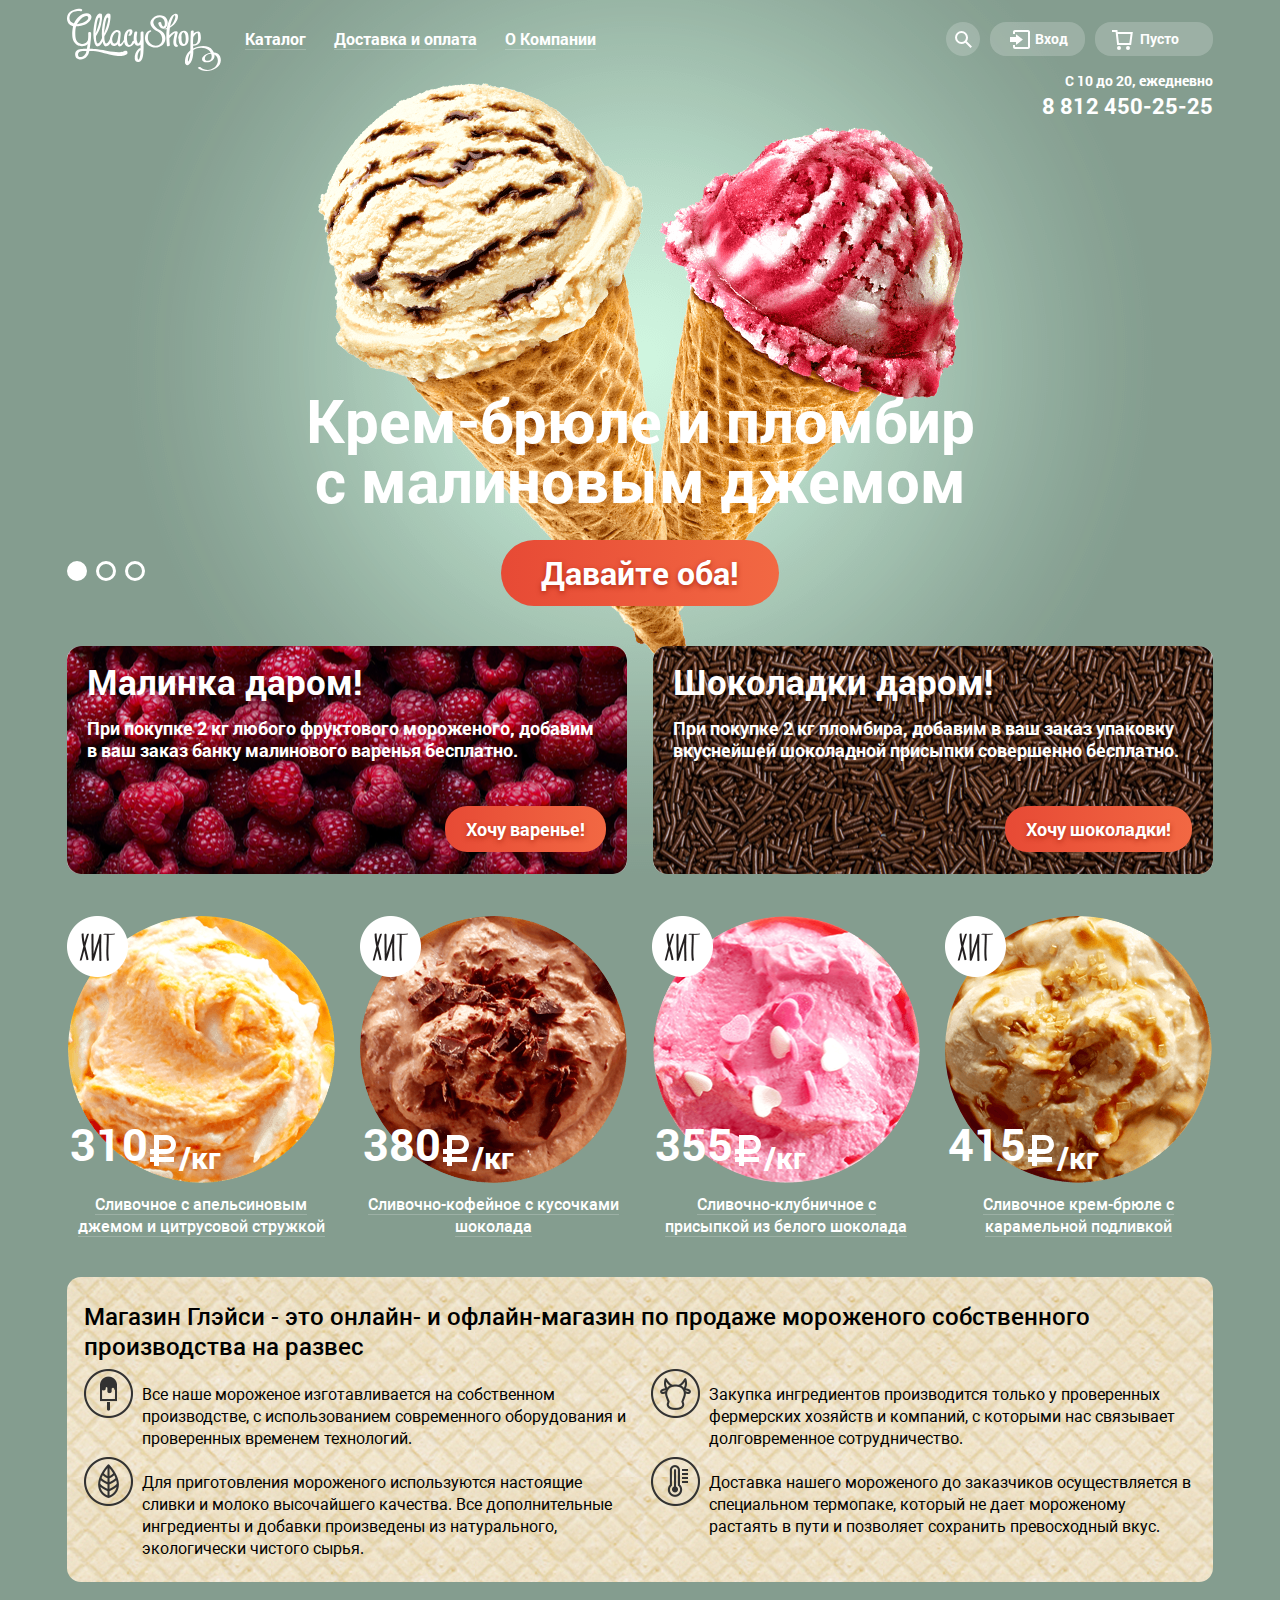
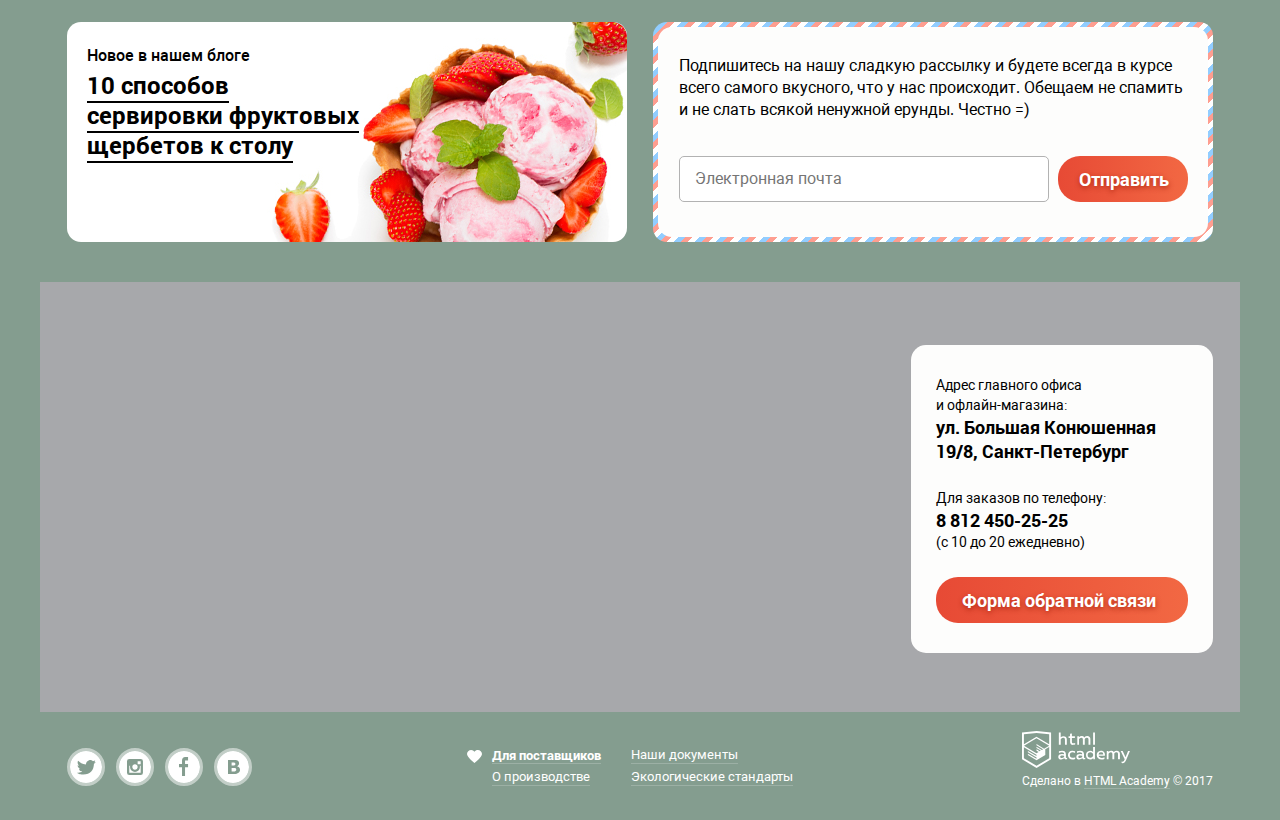
<file: index.html>
<!DOCTYPE html>
<html lang="ru">
<head>
    <meta charset="UTF-8">
    <title>Gllacy</title>
    <link href="./normalize.css" rel="stylesheet">
    <link href="./styles.css" rel="stylesheet">
</head>
<body class="background-1 background-2 background-3">
<header class="header container">
    <div class="header-content header-content-inner">
        <div class="logo">
            <svg xmlns="http://www.w3.org/2000/svg" width="154" height="64" viewBox="0 0 154 64">
                <g fill="#FFF">
                    <path d="M59.292 42.755c-.833-.25-2.153.373-2.153.373s-3.027 2.513-17.84-.378c-10.908-2.129-16.583-1.917-16.583-1.917s1.833-12.5 1.333-16c0 0 0-.917-1.083-.917s-1.75.417-1.75 1 .167 4.417-.25 7.083c0 0-1.417 4.251-6.167 3.917s-5.75-3.75-6.167-6.083-.666-8.833.584-11.5c0 0 7.167.25 11.667-3.583s4.25-7.167 2.083-8.583S15.883 5 12.049 8.5s-5.083 7-5.083 7-5.625-1.208-4.333-7.083C3.982 2.277 12.393 3 12.393 3c1.75.333 1.823.5 2.406-.083s1-2.083-1.75-2.167S2.049 2.021.466 7.5c-1.685 5.828 1.435 9.997 5.622 10.643 0 0-2.288 10.107.545 15.107s6.94 4.917 8.595 4.917 4.572-.916 5.405-2.25c0 0-.393 3.581-.724 4.88 0 0-6.935-.095-9.109 1.036-3.688 1.917-2.917 6.48-1.5 8.104 1.204 1.38 4.812 2.125 7.417.896 2.705-1.277 4.865-3.739 5.549-7.697 0 0 6.368-.469 12.534 1.364s14.756 3.556 17.34 3.556 8.046-.738 8.327-2.889c.186-1.438-.342-2.162-1.175-2.412zM15.862 9.328s3.281-2.5 4.844-.938c0 0 1.25 1.281.094 2.812-.656.869-2.396 3.589-10.656 4.938-.001.001 2.593-4.562 5.718-6.812zm.265 38.906s-4.531 2.469-5.047-.875c-.333-2.158.89-3.18 1.687-3.57s1.875-.879 6.579-.711c0 0 0 3.328-3.219 5.156z"/>
                    <path d="M73.576 24.477l-.002 6.77c-.007.038-.019.075-.021.115-.035.931-.418 1.734-.861 2.537a5.56 5.56 0 0 1-1.18 1.463c-.533.469-.877-.564-1.078-.985-1.391-2.915-.726-6.812-.187-9.862.257-1.454-2.706-1.077-2.936.222-.334 1.888-.869 5.118-.547 7.906-.587.101-1.167.366-1.341.737-.511 1.088-2.009 4.704-3.833 3.258-1.319-1.046-1.461-3.743-1.6-5.268-.191-2.111.154-4.267.816-6.266-.058.173 1.14-2.823 1.67-1.703.326.69.032 2.641-.608 3.122-1.571 1.182.875 1.67 1.824.956 1.802-1.356 3.05-5.708-.074-6.232-3.464-.581-5.438 2.923-6.163 5.697-.335 1.279-.563 3.074-.504 4.886-.481.832-2.097 3.533-3.047 4.026-1.125.584-1.104-.229-1.062-.75s.542-5.146.813-8.271c.175-2.014-.062-2.771-.5-3.646s-3.994-2.825-7.146.833c-2.183 2.534-2.912 4.927-3.08 7.054-.213.425-.443.873-.71 1.362-1.5 2.75-3.384 3.909-4.062 2-.594-1.672-.906-3.703-.75-6.188.005-.088 3.5-5 5.062-11.75s1.25-10.062.438-10.625-4.25-1.938-6.312 6.25c-1.523 6.047-2.137 12.5-1.565 17.879a41.603 41.603 0 0 1-1.229 2.434c-1.5 2.75-3.384 3.909-4.062 2-.594-1.672-.906-3.703-.75-6.188.005-.088 3.5-5 5.062-11.75s1.25-10.062.438-10.625-4.25-1.938-6.312 6.25-2.465 17.126-.5 23.125c0 0 1.081 3.375 3.103 3.125 1.671-.207 3.656-1.846 4.829-4.906.144.615.301 1.215.487 1.781 0 0 1.081 3.375 3.103 3.125 1.376-.17 2.964-1.32 4.14-3.423.711 1.839 2.239 3.34 4.213 2.985 2.667-.479 3.218-1.932 3.218-1.932s-.051 2.383 1.657 2.383c1.525 0 2.729-.889 3.938-3.159.409-.77.642-1.218.773-1.481.356 2.144 1.241 4.055 3.018 4.83 2.976 1.298 5.62-1.172 7.167-3.608.473 1.199 1.24 2.156 2.461 2.616 1.338.505 2.659.013 3.772-.928-.005 1.173-.016 2.346-.026 3.519-.584.001-1.239.143-1.547.415-3.203 2.825-4.598 6.241-4.195 10.521.233 2.48 2.576 3.597 4.725 2.662 3.101-1.35 3.57-6.021 3.83-8.836.625-6.829.139-13.939.139-20.791 0-1.293-2.906-.702-2.906.329zM30.252 13.281c.688-2.656 1.329-3.719 1.954-3.719s.938.719.469 3-1.987 8.626-4.094 12.75c0 0 .983-9.374 1.671-12.031zm8.418 0c.688-2.656 1.329-3.719 1.954-3.719s.938.719.469 3-1.987 8.626-4.094 12.75c0 0 .984-9.374 1.671-12.031zm12.859 12.427c-.074.58-.459 4.292-.959 6.292s-.953 2.78-2.583 3.438c-1.704.688-2.438-1.418-2.438-1.418-1.146-3.208.396-6.042 1.667-7.919s2.573-2.096 3.312-1.955a1.36 1.36 0 0 1 1.001 1.562zm21.972 18.056c-.038 2.683-.381 5.377-1.579 7.81-.701.146-1.029-.117-1.239-1.237a10.734 10.734 0 0 1 .049-3.251c.24-2.021 1.382-3.736 2.783-5.153-.007.61-.005 1.22-.014 1.831zM92.301 21.649c-2.541-1.229-4.811-3.29-5.715-6-1.279-3.827 2.928-6.647 6.275-6.474 3.488.181 5.137 3.625 4.967 6.709-.061 1.095-.748 3.557-2.096 2.277-.951-.906-1.369-2.375-1.566-3.632-.191-1.21-3.1-.495-2.898.776.578 3.657 4.527 7.689 7.898 3.863 3.014-3.418 1.656-9.462-2.574-11.233-4.523-1.893-10.135.077-12.529 4.327-2.732 4.85 2.748 9.598 6.629 11.321 6.225 3.338 6.455 14.054-1.818 14.126-3.43.03-6.619-2.438-7.693-5.609-.572-1.688-.279-7.553 2.014-8.003 1.807-.354 1.311-2.04-.453-1.693-3.713.727-5.08 5.515-4.721 8.858.576 5.341 5.578 8.339 10.631 8.295 4.682-.041 8.654-2.929 9.625-7.549.938-4.482-1.912-8.768-5.976-10.359z"/>
                    <path d="M110.881 37.532c-2.855-1.552-1.223-7.563-.791-9.875.279-1.492 1.555-3.794-.494-4.296-2.385-.584-5.223 1.687-7.277 3.858.012-2.506.17-4.999.553-7.478 3.088-1.576 5.4-3.821 7.182-7.395 1.295-2.604 1.941-7.971-2.461-6.422-3.986 1.403-5.377 6.017-6.619 9.688a29.258 29.258 0 0 0-1.094 4.378c-.398.16-.803.312-1.219.44-1.658.512-1.441 1.407.238.89.275-.085.543-.173.809-.263-.793 5.612-.256 11.49.248 17.02.049.54 2.969-.001 2.898-.777-.227-2.468-.414-4.922-.496-7.364.283-.104.52-.236.633-.387.889-1.175 1.982-2.203 3.08-3.177.299-.261.605-.513.92-.755l.459-.339c.674-.53.799-.543.381-.04-.061.916-.459 1.93-.625 2.832-.549 2.992-2.127 8.889 1.346 10.775.745.403 3.43-.715 2.329-1.313zm-6.486-24.101c.305-.897.715-1.77 1.094-2.636.473-1.082 1.73-4.768 2.645-3.004.729 1.404-.426 3.717-.938 5.067-.83 2.185-2.254 3.95-4.047 5.297.31-1.58.714-3.155 1.246-4.724z"/>
                    <path d="M121.635 30.527c.006-3.288-.375-7.506-4.303-7.863-4.309-.392-6.006 4.123-6.064 7.49-.004.274.135.456.35.569-.004 3.15.76 7.26 4.508 7.197 4.181-.068 5.505-3.714 5.509-7.393zm-4.998 5.475c-2.441-.971-2.219-5.203-2.053-7.24a.542.542 0 0 0-.246-.525c.301-2.017 1.082-5.03 2.863-3.506 1.416 1.211 1.445 4.148 1.521 5.835.053 1.144-.105 6.224-2.085 5.436zM153.135 48.58c-1.127-2.886-3.588-3.994-6.293-4.128a12.032 12.032 0 0 0-1.133-2.076c-3.91-5.788-13.189-5.019-19.475-1.948-.041-.913-.09-1.824-.129-2.73 2.533.127 5-.852 6.502-2.997 1.676-2.395 1.434-6.632.777-9.314-.619-2.525-3.088-2.072-4.93-1.234-.656.298-1.279.744-1.865 1.261.055-.672.111-1.345.16-2.014.111-1.542-2.842-1.153-2.941.203-.453 6.196-.297 12.366-.441 18.54-4.271 3.862-5.348 7.501-5.391 12.06-.02 2.271 1.934 3.961 3.982 2.386 2.895-2.224 3.771-6.629 4.172-9.984.178-1.491.197-3.009.16-4.528 4.49-2.941 10.635-3.149 15.205-.1.938.626 1.711 1.594 2.262 2.696-1.688.3-3.311.855-4.613 1.482-1.713.825-4.256 2.765-4.131 4.936.098 1.69 1.029 2.638 2.283 2.979.078.033.17.063.299.084 6.135.995 10.703-2.626 9.828-7.737 2.984 1.625 4.107 5.405 3.043 8.66-2.387 7.304-11.584 8.932-16.949 4.054-.574-.523-3.184.577-2.729.992 7.786 7.076 27.058.53 22.347-11.543zm-29.944-1.775c-.102 1.738-.459 3.549-1.145 5.143a22.06 22.06 0 0 1-.801 1.598s-.26.064-.316-.717c.025-2.858.809-5.577 2.346-7.892-.025.623-.048 1.245-.084 1.868zm3.129-17.858a.768.768 0 0 0 .146-.172c.516-.917 1.207-1.728 1.908-2.507.527-.586 1.119-1.138 1.803-1.539.324.162.654.991.777 2.131.303 2.772.439 10.096-3.945 9.407-.209-.033-.57.043-.947.171v-.039c-.06-2.478.075-4.967.258-7.452zm13.08 23.744c-.016-.003-.037-.001-.055-.003-1.689-.398-1.502-1.99-1.289-3.086.492-2.524 3.576-3.883 6.117-3.959 1.284 3.567.296 7.87-4.773 7.048z"/>
                </g>
            </svg>
        </div>
        <div class="header-elements-wrapper">
            <nav class="navigation">
                <div class="hide-box">
                    <a href="#" class="nav-link">
                        <span class="link-content">Каталог</span>
                    </a>
                    <div class="hide-box-wrapper">
                        <div class="hide-box-inner">
                            <ul class="hide-list">
                                <li><a href="#" class="hide-link bold">Новинки</a></li>
                                <li><a href="#" class="hide-link">Сливочное</a></li>
                                <li><a href="#" class="hide-link">Щербеты</a></li>
                                <li><a href="#" class="hide-link">Фруктовый лед</a></li>
                                <li><a href="#" class="hide-link">Мелорин</a></li>
                            </ul>
                        </div>
                    </div>
                </div>
                <a href="#" class="nav-link">
                    <span class="link-content">Доставка и оплата</span>
                </a>
                <a href="#" class="nav-link">
                    <span class="link-content">О Компании</span>
                </a>
            </nav>
            <div class="hide-box search">
                <span class="visually-hidden">Поиск</span>
                <svg xmlns="http://www.w3.org/2000/svg" xmlns:xlink="http://www.w3.org/1999/xlink" width="17"
                     height="17" viewBox="0 0 17 17">
                    <path fill="#fff" d="M16.958 15.527L11.75 10.32A6.455 6.455 0 0 0 13 6.5 6.5 6.5 0 1 0 6.5 13a6.465 6.465 0 0 0 3.839-1.263l5.205 5.204 1.414-1.414zM6.5 11C4.019 11 2 8.981 2 6.5S4.019 2 6.5 2 11 4.019 11 6.5 8.981 11 6.5 11z"/>
                </svg>
                <div class="hide-box-wrapper search-position">
                    <div class="hide-box-inner">
                        <label>
                            <input class="c-input search-form" type="text" placeholder="Что ищем?">
                        </label>
                    </div>
                </div>
            </div>
            <div class="entrance hide-box">
                <div class="entrance-wrapper">
               <span class="entrance-icon">
                   <svg xmlns="http://www.w3.org/2000/svg" xmlns:xlink="http://www.w3.org/1999/xlink" width="21"
                        height="19" viewBox="0 0 21 19"><g fill="#fff"><path d="M6 14.875L12.917 9.5 6 4.125v2.917H-.042v4.917H6z"/><path d="M18 0H5C3.9 0 3 .9 3 2v2h2V2h13v15H5v-2H3v2c0 1.1.9 2 2 2h13c1.1 0 2-.9 2-2V2c0-1.1-.9-2-2-2z"/></g></svg>
               </span>
                    <span>
                Вход
               </span>
                </div>
                <div class="hide-box-wrapper entrance-position">
                    <div class="hide-box-inner">
                        <form class="entrance-form">
                            <label for="e-mail" class="visually-hidden">Электронная почта</label>
                            <input class="c-input data-entry" type="text" id="e-mail" placeholder="Электронная почта">
                            <label for="password" class="visually-hidden">Пароль</label>
                            <input class="c-input data-entry" type="password" id="password" placeholder="Пароль">
                            <div class="form-button">
                                <button class="button" type="submit">Войти</button>
                                <div class="link-wrapper">
                                    <a href="#">Забыли пароль?</a>
                                    <a href="#">Новая регистрация</a>
                                </div>
                            </div>
                        </form>
                    </div>
                </div>
            </div>
            <div class="basket">
                <div class="basket-wrapper">
                <span class="basket-icon">
                <svg version="1.1" id="Layer_1" xmlns="http://www.w3.org/2000/svg"
                     xmlns:xlink="http://www.w3.org/1999/xlink" x="0px" y="0px"
                     width="21px" height="20px" viewBox="0 0 21 20" enable-background="new 0 0 21 20"
                     xml:space="preserve">
                     <polygon fill="transparent" points="5.888,4.031 6.922,13 17.372,13 18.548,4.031 "/>
                     <circle fill="#ffffff" cx="6.984" cy="18" r="2"/>
                     <circle fill="#ffffff" cx="15.984" cy="18" r="2"/>
                     <path fill="#ffffff"
                           d="M5.657,2.031L5.422,0H0v2h3.64l1.5,13h13.988l1.699-12.969H5.657z M17.372,13H6.922L5.888,4.031h12.66	L17.372,13z"/>
                </svg>
                </span>
                    <span class="purchases">
                    Пусто
                </span>
                </div>
            </div>
            <div class="contacts">
                <span class="time">C 10 до 20, ежедневно</span>
                <a href="tel: +78124502525" class="call bold">8 812 450-25-25</a>
            </div>
        </div>
    </div>
</header>

<main class="main container">
    <div class="main-content">
        <section class="slider">
    <div class="name-slider name-slider1">Крем-брюле и пломбир с малиновым джемом</div>
    <div class="name-slider name-slider2">Шоколадный пломбир и лимонный сорбет</div>
    <div class="name-slider name-slider3">Пломбир с помадкой и клубничный щербет</div>
            <form class="slider-form">
                <div class="slider-control">
                <label class="c-radio c-radio1">
                    <input class="visually-hidden radio-input" name="slider" type="radio" value="Creme brulee and ice cream with raspberry jam" checked>
                    <div class="radio-button"></div>
                    <span class="visually-hidden">Крем-брюле и пломбир с малиновым джемом</span>
                </label>
                <label class="c-radio c-radio2">
                    <input class="visually-hidden radio-input" name="slider" type="radio" value="Chocolate sundae and lemon sorbet">
                    <div class="radio-button"></div>
                    <span class="visually-hidden">Шоколадный пломбир и лимонный сорбет</span>
                </label>
                <label class="c-radio c-radio3">
                    <input class="visually-hidden radio-input" name="slider" type="radio" value="Ice cream with fondant and strawberry sorbet">
                    <div class="radio-button"></div>
                    <span class="visually-hidden">Пломбир с помадкой и клубничный щербет</span>
                </label>
                </div>
                <button class="button button-slider">Давайте оба!</button>
            </form>
        </section>
        <section class="promo promo1">
            <div class="promo-card promo-raspberries">
                <h3>Малинка даром!</h3>
                <div class="promo-text">При покупке 2 кг любого фруктового мороженого, добавим в ваш заказ банку малинового варенья бесплатно.</div>
                <button class="button">Хочу варенье!</button>
            </div>
            <div class="promo-card promo-chocolate">
                <h3>Шоколадки даром!</h3>
                <div class="promo-text">При покупке 2 кг пломбира, добавим в ваш заказ упаковку вкуснейшей шоколадной присыпки совершенно бесплатно.</div>
                <button class="button">Хочу шоколадки!</button>
            </div>
        </section>
        <section class="products">
            <div class="card-product card-product-index">
                <div class="card-product-visible">
                    <img src="./img/product1.png" alt="Сливочное с апельсиновым джемом и цитрусовой стружкой">
                    <h2><a href="#" class="card-link">Сливочное с апельсиновым джемом и цитрусовой стружкой</a></h2>
                    <span class="card-price">310<sub>/кг</sub></span>
                </div>
            </div>
            <div class="card-product card-product-index">
                <div class="card-product-visible">
                    <img src="./img/product2.png" alt="Сливочно-кофейное с кусочками шоколада">
                    <h2><a href="#" class="card-link">Сливочно-кофейное с кусочками шоколада</a></h2>
                    <span class="card-price">380<sub>/кг</sub></span>
                </div>
            </div>
            <div class="card-product card-product-index">
                <div class="card-product-visible">
                    <img src="./img/product3.png" alt="Сливочно-клубничное с присыпкой из белого шоколада">
                    <h2><a href="#" class="card-link">Сливочно-клубничное с присыпкой из белого шоколада</a></h2>
                    <span class="card-price">355<sub>/кг</sub></span>
                </div>
            </div>
            <div class="card-product card-product-index">
                <div class="card-product-visible">
                    <img src="./img/product4.png" alt="Сливочное крем-брюле с карамельной подливкой">
                    <h2><a href="#" class="card-link">Сливочное крем-брюле с карамельной подливкой</a></h2>
                    <span class="card-price">415<sub>/кг</sub></span>
                </div>
            </div>
        </section>
        <section class="about-company">
            <h1>Магазин Глэйси - это онлайн- и офлайн-магазин по продаже мороженого собственного производства на развес</h1>
            <div class="advantages">
                <div class="advantages-company production">Все наше мороженое изготавливается на собственном производстве, с использованием современного оборудования и проверенных временем технологий.</div>
                <div class="advantages-company suppliers">Закупка ингредиентов  производится только у проверенных фермерских хозяйств и компаний, с которыми нас связывает долговременное сотрудничество.</div>
                <div class="advantages-company ingredients">Для приготовления мороженого используются настоящие сливки и молоко высочайшего качества. Все дополнительные ингредиенты и добавки произведены из натурального, экологически чистого сырья.</div>
                <div class="advantages-company delivery">Доставка нашего мороженого до заказчиков осуществляется в специальном термопаке, который не дает мороженому растаять в пути и позволяет сохранить превосходный вкус.</div>
            </div>
        </section>
        <section class="promo promo2">
            <div class="promo-card promo-blog">
                  <div class="promo-blog-new">Новое в нашем блоге</div>
                <a href="#"><span class="promo-link">10 способов сервировки фруктовых щербетов к столу</span></a>
            </div>
            <div class="promo-card promo-form-wrapper">
                <div class="promo-form">
                <div class="mailing">Подпишитесь на нашу сладкую рассылку и будете всегда в курсе всего самого вкусного, что у нас происходит. Обещаем не спамить и не слать всякой ненужной ерунды. Честно =) </div>
                <form class="mailing-form">
                    <label>
                        <input class="c-input field-form" name="mailing" type="email" placeholder="Электронная почта">
                        <span class="visually-hidden">подписатьсчя на рассылку</span>
                    </label>
                    <button class="button">Отправить</button>
                </form>
                </div>
            </div>
        </section>
    </div>
    <section class="address">
        <div class="feedback">
          <div class="block">Адрес главного офиса<br> и офлайн-магазина:
              <div class="bold">ул. Большая Конюшенная 19/8, Санкт-Петербург</div>
          </div>
            <div class="block">  Для заказов по телефону:
                <div class="bold">8 812 450-25-25</div>
                (с 10 до 20 ежедневно)
            </div>
            <a class="button link-feedback" href="#">Форма обратной связи</a>
        </div>
        <div id="map"></div>
        <script src="https://api-maps.yandex.ru/2.1/?lang=ru_RU&amp;apikey=ee84bb87-99fd-4001-95f7-8fa65d292808" type="text/javascript"></script>

    </section>
</main>

<footer class="footer container">
    <div class="footer-content">
        <div class="footer-social">
            <ul>
                <li class="border-social">
                    <a href="#" class="social-button">
                        <span class="visually-hidden">Твиттер</span>
                        <img src="./img/svg/twitter.svg" alt="Твиттер">
                    </a>
                </li>
                <li class="border-social">
                    <a href="#" class="social-button">
                        <span class="visually-hidden">Инстаграм</span>
                        <img src="./img/svg/instagram.svg" alt="Инстаграм">
                    </a>
                </li>
                <li class="border-social">
                    <a href="#" class="social-button">
                        <span class="visually-hidden">Фейсбук</span>
                        <img src="./img/svg/fb.svg" alt="Фейсбук">
                    </a>
                </li>
                <li class="border-social">
                    <a href="#" class="social-button">
                        <span class="visually-hidden">В контакте</span>
                        <img src="./img/svg/vk.svg" alt="В контакте">
                    </a>
                </li>
            </ul>
        </div>
        <div class="footer-information">
            <div class=" column column-left">
                <a href="#" class="bold top-row footer-link">Для поставщиков</a>
                <a href="#" class="footer-link">О производстве</a>
            </div>
            <div class=" column column-right">
                <a href="#" class="footer-link top-row">Наши документы</a>
                <a href="#" class="footer-link">Экологические стандарты</a>
            </div>
        </div>
        <div class="footer-copyright">
            <div>
                <svg xmlns="http://www.w3.org/2000/svg" width="108" height="39" viewBox="0 0 108.08 36.85"><title>
                    logo-htmlacademy-small1</title>
                    <path d="M44.61,26.88a2,2,0,0,0,.55-0.1v1.33a3.25,3.25,0,0,1-1.18.21,1.67,1.67,0,0,1-1.67-1,4.84,4.84,0,0,1-3.14,1.08c-1.51,0-2.91-.83-2.91-2.55,0-2.13,2-2.79,3.71-2.79a11.08,11.08,0,0,1,2.17.25v-0.3c0-1-.76-1.77-2.19-1.77a7.42,7.42,0,0,0-3,.64v-1.7a10.21,10.21,0,0,1,3.19-.55c2.36,0,3.81,1.12,3.81,3.65v3a0.54,0.54,0,0,0,.49.59h0.17Zm-6.44-1.13A1.35,1.35,0,0,0,39.63,27h0.11a3.39,3.39,0,0,0,2.41-1V24.58a9.72,9.72,0,0,0-1.81-.21c-1,0-2.16.33-2.16,1.38h0Zm12.36-6.11a5,5,0,0,1,2.57.64V22a4.08,4.08,0,0,0-2.3-.7,2.75,2.75,0,1,0,0,5.49,5,5,0,0,0,2.43-.64v1.71a6.27,6.27,0,0,1-2.76.57A4.21,4.21,0,0,1,46,24.51q0-.21,0-0.41a4.32,4.32,0,0,1,4.18-4.46h0.38Zm12.17,7.24a2,2,0,0,0,.55-0.1v1.33a3.25,3.25,0,0,1-1.18.21,1.67,1.67,0,0,1-1.67-1,4.84,4.84,0,0,1-3.14,1.08c-1.51,0-2.91-.83-2.91-2.55,0-2.13,2-2.79,3.71-2.79a11.08,11.08,0,0,1,2.17.25v-0.3c0-1-.76-1.77-2.19-1.77a7.42,7.42,0,0,0-3,.64v-1.7a10.21,10.21,0,0,1,3.19-.55c2.36,0,3.81,1.12,3.81,3.65v3a0.54,0.54,0,0,0,.49.59h0.17Zm-6.44-1.13A1.35,1.35,0,0,0,57.73,27h0.11a3.39,3.39,0,0,0,2.41-1V24.58a9.72,9.72,0,0,0-1.81-.21c-1.06,0-2.16.33-2.16,1.38h0ZM73,16V28.2H71.35V26.88a3.88,3.88,0,0,1-3.19,1.54,4.4,4.4,0,0,1,0-8.78,3.81,3.81,0,0,1,3,1.3V16H73Zm-4.53,5.22a2.76,2.76,0,1,0,0,5.52A2.86,2.86,0,0,0,71.15,25V23A2.91,2.91,0,0,0,68.49,21.27ZM79,19.64c3.31,0,4.46,2.68,3.92,5.09H76.7c0.21,1.5,1.67,2.11,3.19,2.11a6.11,6.11,0,0,0,2.64-.59v1.6a7.14,7.14,0,0,1-3,.57C77,28.42,74.78,27,74.78,24a4.18,4.18,0,0,1,4-4.39H79Zm0.09,1.54a2.28,2.28,0,0,0-2.44,2.1v0.06H81.3A2,2,0,0,0,79.13,21.18Zm5.73,7V19.87h1.65v1a3.81,3.81,0,0,1,2.78-1.27A2.86,2.86,0,0,1,91.89,21a4.12,4.12,0,0,1,2.91-1.33A3.06,3.06,0,0,1,98,23V28.2h-1.9V23.05a1.59,1.59,0,0,0-1.42-1.75H94.42a2.8,2.8,0,0,0-2.07,1.12V28.2h-1.9V23.05A1.59,1.59,0,0,0,89,21.31H88.8a3,3,0,0,0-2.21,1.29v5.63H84.86Zm21.31-8.33h1.9l-3.91,9.46c-0.9,2.17-2.09,2.86-3.35,2.86a4.76,4.76,0,0,1-1.1-.14V30.46a2.86,2.86,0,0,0,.85.12c0.9,0,1.58-.64,2.07-1.9l0.17-.42-4-8.4h2l2.86,6.29ZM38.73,1.46V6.22a3.81,3.81,0,0,1,2.7-1.14,3.25,3.25,0,0,1,3.44,3.4v5.15H43V8.72a1.81,1.81,0,0,0-1.61-2h-0.3a2.93,2.93,0,0,0-2.32,1.39v5.52h-1.9V1.46h1.9ZM49.94,2.31v3h3V6.91h-3v3.81c0,1.1.5,1.46,1.58,1.46a4.49,4.49,0,0,0,1.69-.33v1.6A6.8,6.8,0,0,1,51,13.8a2.55,2.55,0,0,1-2.86-2.74V6.89H46.58V5.26h1.5V2.74Zm5.4,11.31V5.28H57v1A3.81,3.81,0,0,1,59.77,5a2.86,2.86,0,0,1,2.6,1.33A4.12,4.12,0,0,1,65.28,5,3.06,3.06,0,0,1,68.44,8.4v5.21h-1.9V8.46a1.59,1.59,0,0,0-1.42-1.75H64.89a2.8,2.8,0,0,0-2.07,1.12v5.78h-1.9V8.46A1.59,1.59,0,0,0,59.5,6.71H59.27A3,3,0,0,0,57.06,8v5.63H55.34ZM71.17,1.45H73V13.6H71.17V1.45ZM14.71,0H14.55L0,1.54V28.21l14.55,8.66,14.55-8.66V1.54Zm12.5,27.1L14.55,34.64,1.9,27.12V16.18l12.59,7.5V25L5.86,19.9v1.31l8.68,5.21v1.39L5.87,22.65V24l8.68,5.21,8.75-5.24V18.31L27.2,16V27.12Zm0-12.53-3.48,2-1.6,1L14.51,13v1.31L21,18.23H21l-0.14.09-1,.54-5.37-3.2V17l4.24,2.52-1,.67-3.2-1.9v1.31l2.1,1.24L14.5,22.1,2,14.65,14.51,7.11Zm0-1.32L14.49,5.76,1.91,13.25v-10L14.56,1.92,27.21,3.25v10h0Z"
                          transform="translate(0 -0.02)" fill="#fff"/>
                </svg>
            </div>
            <span>Сделано в <a class="footer-link" href="https://htmlacademy.ru/intensive/htmlcss" target=»_blank>HTML Academy</a> © 2017</span>
        </div>
    </div>
</footer>
<div class="overlay">

</div>
    <div class="modal modal-feedback">
    <h4>Мы обязательно вам ответим!</h4>
    <form class="feedback-form" action="https://echo.htmlacademy.ru" method="post">
        <div class="c-feedback">
            <label class="visually-hidden" for="name">Как вас зовут?</label>
            <input class="c-input feedback-input user-name" type="text" placeholder="Как вас зовут?" name="user-name" id="name">
        </div>
        <div class="c-feedback">
            <label class="visually-hidden" for="mail">Ваша почта для ответа?</label>
            <input type="email" class="c-input feedback-input"  placeholder="Ваша почта для ответа?" name="user-mail" id="mail">
        </div>
        <div class="c-feedback">
            <label class="visually-hidden" for="feedback-letter">Напишите что-нибудь...</label>
            <textarea class="c-textarea feedback-textarea"  rows="6" cols="48" placeholder="Напишите что-нибудь..." name="feedback-letter" id="feedback-letter"></textarea>
        </div>
        <button class="button" type="submit">Отправить</button>
    </form>
    <button class="modal-close">Закрыть</button>
    </div>
<script src="./script.js" type="text/javascript"></script>
</body>
</html>
</file>
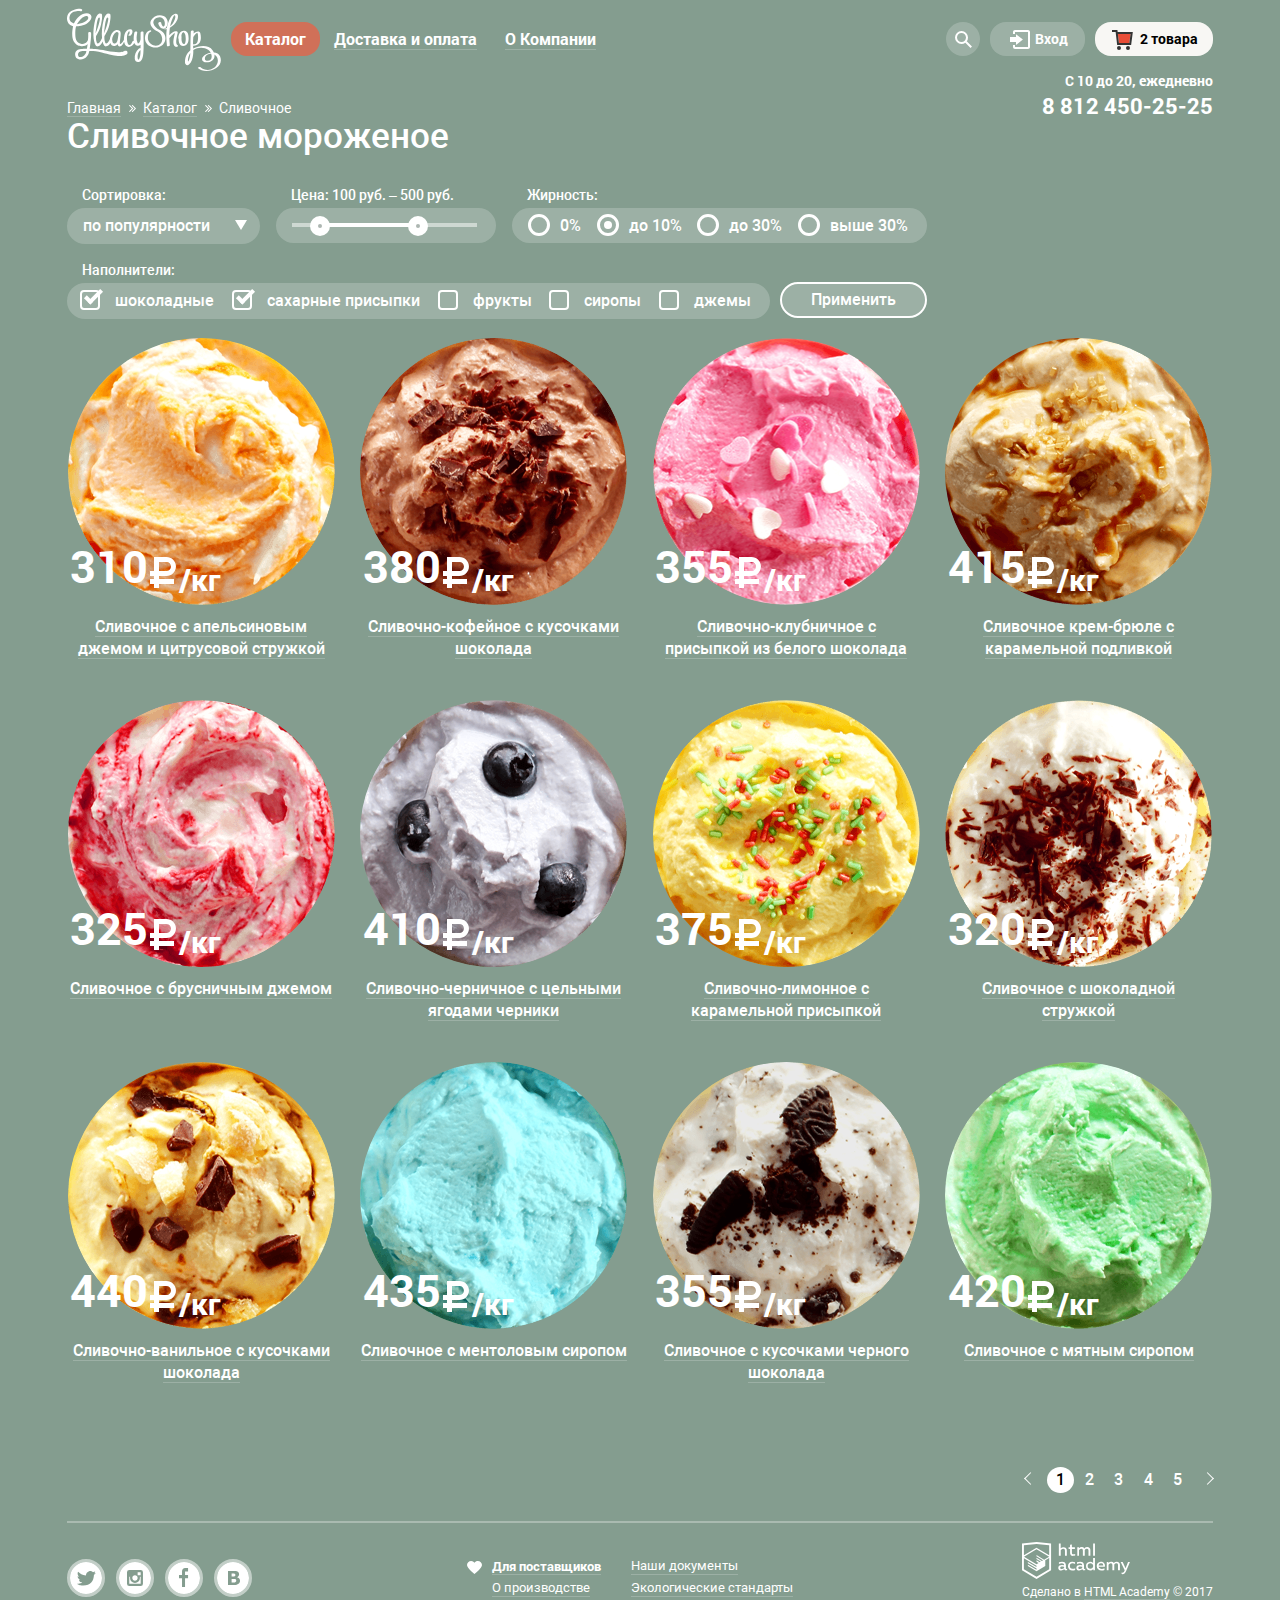
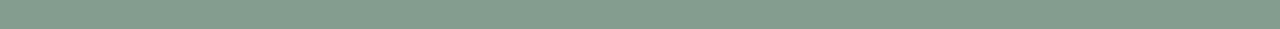
<file: catalog.html>
<!DOCTYPE html>
<html lang="ru">
<head>
    <meta charset="UTF-8">
    <title>Gllacy</title>
    <link href="./normalize.css" rel="stylesheet">
    <link href="./styles.css" rel="stylesheet">
</head>
<body>
<header class="header container">
    <div class="header-content header-content-inner">
        <div class="logo">
            <svg xmlns="http://www.w3.org/2000/svg" width="154" height="64" viewBox="0 0 154 64">
                <g fill="#FFF">
                    <path d="M59.292 42.755c-.833-.25-2.153.373-2.153.373s-3.027 2.513-17.84-.378c-10.908-2.129-16.583-1.917-16.583-1.917s1.833-12.5 1.333-16c0 0 0-.917-1.083-.917s-1.75.417-1.75 1 .167 4.417-.25 7.083c0 0-1.417 4.251-6.167 3.917s-5.75-3.75-6.167-6.083-.666-8.833.584-11.5c0 0 7.167.25 11.667-3.583s4.25-7.167 2.083-8.583S15.883 5 12.049 8.5s-5.083 7-5.083 7-5.625-1.208-4.333-7.083C3.982 2.277 12.393 3 12.393 3c1.75.333 1.823.5 2.406-.083s1-2.083-1.75-2.167S2.049 2.021.466 7.5c-1.685 5.828 1.435 9.997 5.622 10.643 0 0-2.288 10.107.545 15.107s6.94 4.917 8.595 4.917 4.572-.916 5.405-2.25c0 0-.393 3.581-.724 4.88 0 0-6.935-.095-9.109 1.036-3.688 1.917-2.917 6.48-1.5 8.104 1.204 1.38 4.812 2.125 7.417.896 2.705-1.277 4.865-3.739 5.549-7.697 0 0 6.368-.469 12.534 1.364s14.756 3.556 17.34 3.556 8.046-.738 8.327-2.889c.186-1.438-.342-2.162-1.175-2.412zM15.862 9.328s3.281-2.5 4.844-.938c0 0 1.25 1.281.094 2.812-.656.869-2.396 3.589-10.656 4.938-.001.001 2.593-4.562 5.718-6.812zm.265 38.906s-4.531 2.469-5.047-.875c-.333-2.158.89-3.18 1.687-3.57s1.875-.879 6.579-.711c0 0 0 3.328-3.219 5.156z"/>
                    <path d="M73.576 24.477l-.002 6.77c-.007.038-.019.075-.021.115-.035.931-.418 1.734-.861 2.537a5.56 5.56 0 0 1-1.18 1.463c-.533.469-.877-.564-1.078-.985-1.391-2.915-.726-6.812-.187-9.862.257-1.454-2.706-1.077-2.936.222-.334 1.888-.869 5.118-.547 7.906-.587.101-1.167.366-1.341.737-.511 1.088-2.009 4.704-3.833 3.258-1.319-1.046-1.461-3.743-1.6-5.268-.191-2.111.154-4.267.816-6.266-.058.173 1.14-2.823 1.67-1.703.326.69.032 2.641-.608 3.122-1.571 1.182.875 1.67 1.824.956 1.802-1.356 3.05-5.708-.074-6.232-3.464-.581-5.438 2.923-6.163 5.697-.335 1.279-.563 3.074-.504 4.886-.481.832-2.097 3.533-3.047 4.026-1.125.584-1.104-.229-1.062-.75s.542-5.146.813-8.271c.175-2.014-.062-2.771-.5-3.646s-3.994-2.825-7.146.833c-2.183 2.534-2.912 4.927-3.08 7.054-.213.425-.443.873-.71 1.362-1.5 2.75-3.384 3.909-4.062 2-.594-1.672-.906-3.703-.75-6.188.005-.088 3.5-5 5.062-11.75s1.25-10.062.438-10.625-4.25-1.938-6.312 6.25c-1.523 6.047-2.137 12.5-1.565 17.879a41.603 41.603 0 0 1-1.229 2.434c-1.5 2.75-3.384 3.909-4.062 2-.594-1.672-.906-3.703-.75-6.188.005-.088 3.5-5 5.062-11.75s1.25-10.062.438-10.625-4.25-1.938-6.312 6.25-2.465 17.126-.5 23.125c0 0 1.081 3.375 3.103 3.125 1.671-.207 3.656-1.846 4.829-4.906.144.615.301 1.215.487 1.781 0 0 1.081 3.375 3.103 3.125 1.376-.17 2.964-1.32 4.14-3.423.711 1.839 2.239 3.34 4.213 2.985 2.667-.479 3.218-1.932 3.218-1.932s-.051 2.383 1.657 2.383c1.525 0 2.729-.889 3.938-3.159.409-.77.642-1.218.773-1.481.356 2.144 1.241 4.055 3.018 4.83 2.976 1.298 5.62-1.172 7.167-3.608.473 1.199 1.24 2.156 2.461 2.616 1.338.505 2.659.013 3.772-.928-.005 1.173-.016 2.346-.026 3.519-.584.001-1.239.143-1.547.415-3.203 2.825-4.598 6.241-4.195 10.521.233 2.48 2.576 3.597 4.725 2.662 3.101-1.35 3.57-6.021 3.83-8.836.625-6.829.139-13.939.139-20.791 0-1.293-2.906-.702-2.906.329zM30.252 13.281c.688-2.656 1.329-3.719 1.954-3.719s.938.719.469 3-1.987 8.626-4.094 12.75c0 0 .983-9.374 1.671-12.031zm8.418 0c.688-2.656 1.329-3.719 1.954-3.719s.938.719.469 3-1.987 8.626-4.094 12.75c0 0 .984-9.374 1.671-12.031zm12.859 12.427c-.074.58-.459 4.292-.959 6.292s-.953 2.78-2.583 3.438c-1.704.688-2.438-1.418-2.438-1.418-1.146-3.208.396-6.042 1.667-7.919s2.573-2.096 3.312-1.955a1.36 1.36 0 0 1 1.001 1.562zm21.972 18.056c-.038 2.683-.381 5.377-1.579 7.81-.701.146-1.029-.117-1.239-1.237a10.734 10.734 0 0 1 .049-3.251c.24-2.021 1.382-3.736 2.783-5.153-.007.61-.005 1.22-.014 1.831zM92.301 21.649c-2.541-1.229-4.811-3.29-5.715-6-1.279-3.827 2.928-6.647 6.275-6.474 3.488.181 5.137 3.625 4.967 6.709-.061 1.095-.748 3.557-2.096 2.277-.951-.906-1.369-2.375-1.566-3.632-.191-1.21-3.1-.495-2.898.776.578 3.657 4.527 7.689 7.898 3.863 3.014-3.418 1.656-9.462-2.574-11.233-4.523-1.893-10.135.077-12.529 4.327-2.732 4.85 2.748 9.598 6.629 11.321 6.225 3.338 6.455 14.054-1.818 14.126-3.43.03-6.619-2.438-7.693-5.609-.572-1.688-.279-7.553 2.014-8.003 1.807-.354 1.311-2.04-.453-1.693-3.713.727-5.08 5.515-4.721 8.858.576 5.341 5.578 8.339 10.631 8.295 4.682-.041 8.654-2.929 9.625-7.549.938-4.482-1.912-8.768-5.976-10.359z"/>
                    <path d="M110.881 37.532c-2.855-1.552-1.223-7.563-.791-9.875.279-1.492 1.555-3.794-.494-4.296-2.385-.584-5.223 1.687-7.277 3.858.012-2.506.17-4.999.553-7.478 3.088-1.576 5.4-3.821 7.182-7.395 1.295-2.604 1.941-7.971-2.461-6.422-3.986 1.403-5.377 6.017-6.619 9.688a29.258 29.258 0 0 0-1.094 4.378c-.398.16-.803.312-1.219.44-1.658.512-1.441 1.407.238.89.275-.085.543-.173.809-.263-.793 5.612-.256 11.49.248 17.02.049.54 2.969-.001 2.898-.777-.227-2.468-.414-4.922-.496-7.364.283-.104.52-.236.633-.387.889-1.175 1.982-2.203 3.08-3.177.299-.261.605-.513.92-.755l.459-.339c.674-.53.799-.543.381-.04-.061.916-.459 1.93-.625 2.832-.549 2.992-2.127 8.889 1.346 10.775.745.403 3.43-.715 2.329-1.313zm-6.486-24.101c.305-.897.715-1.77 1.094-2.636.473-1.082 1.73-4.768 2.645-3.004.729 1.404-.426 3.717-.938 5.067-.83 2.185-2.254 3.95-4.047 5.297.31-1.58.714-3.155 1.246-4.724z"/>
                    <path d="M121.635 30.527c.006-3.288-.375-7.506-4.303-7.863-4.309-.392-6.006 4.123-6.064 7.49-.004.274.135.456.35.569-.004 3.15.76 7.26 4.508 7.197 4.181-.068 5.505-3.714 5.509-7.393zm-4.998 5.475c-2.441-.971-2.219-5.203-2.053-7.24a.542.542 0 0 0-.246-.525c.301-2.017 1.082-5.03 2.863-3.506 1.416 1.211 1.445 4.148 1.521 5.835.053 1.144-.105 6.224-2.085 5.436zM153.135 48.58c-1.127-2.886-3.588-3.994-6.293-4.128a12.032 12.032 0 0 0-1.133-2.076c-3.91-5.788-13.189-5.019-19.475-1.948-.041-.913-.09-1.824-.129-2.73 2.533.127 5-.852 6.502-2.997 1.676-2.395 1.434-6.632.777-9.314-.619-2.525-3.088-2.072-4.93-1.234-.656.298-1.279.744-1.865 1.261.055-.672.111-1.345.16-2.014.111-1.542-2.842-1.153-2.941.203-.453 6.196-.297 12.366-.441 18.54-4.271 3.862-5.348 7.501-5.391 12.06-.02 2.271 1.934 3.961 3.982 2.386 2.895-2.224 3.771-6.629 4.172-9.984.178-1.491.197-3.009.16-4.528 4.49-2.941 10.635-3.149 15.205-.1.938.626 1.711 1.594 2.262 2.696-1.688.3-3.311.855-4.613 1.482-1.713.825-4.256 2.765-4.131 4.936.098 1.69 1.029 2.638 2.283 2.979.078.033.17.063.299.084 6.135.995 10.703-2.626 9.828-7.737 2.984 1.625 4.107 5.405 3.043 8.66-2.387 7.304-11.584 8.932-16.949 4.054-.574-.523-3.184.577-2.729.992 7.786 7.076 27.058.53 22.347-11.543zm-29.944-1.775c-.102 1.738-.459 3.549-1.145 5.143a22.06 22.06 0 0 1-.801 1.598s-.26.064-.316-.717c.025-2.858.809-5.577 2.346-7.892-.025.623-.048 1.245-.084 1.868zm3.129-17.858a.768.768 0 0 0 .146-.172c.516-.917 1.207-1.728 1.908-2.507.527-.586 1.119-1.138 1.803-1.539.324.162.654.991.777 2.131.303 2.772.439 10.096-3.945 9.407-.209-.033-.57.043-.947.171v-.039c-.06-2.478.075-4.967.258-7.452zm13.08 23.744c-.016-.003-.037-.001-.055-.003-1.689-.398-1.502-1.99-1.289-3.086.492-2.524 3.576-3.883 6.117-3.959 1.284 3.567.296 7.87-4.773 7.048z"/>
                </g>
            </svg>
        </div>
        <div class="header-elements-wrapper">
            <nav class="navigation">
                <div class="hide-box">
                    <a href="#" class="nav-link active">
                        <span class="link-content">Каталог</span>
                    </a>
                    <div class="hide-box-wrapper">
                        <div class="hide-box-inner">
                            <ul class="hide-list">
                                <li><a href="#" class="hide-link bold">Новинки</a></li>
                                <li><a href="#" class="hide-link">Сливочное</a></li>
                                <li class="active"><a href="#" class="hide-link">Щербеты</a></li>
                                <li><a href="#" class="hide-link">Фруктовый лед</a></li>
                                <li><a href="#" class="hide-link">Мелорин</a></li>
                            </ul>
                        </div>
                    </div>
                </div>
                <a href="#" class="nav-link">
                    <span class="link-content">Доставка и оплата</span>
                </a>
                <a href="#" class="nav-link">
                    <span class="link-content">О Компании</span>
                </a>
            </nav>
            <div class="hide-box search">
                <span class="visually-hidden">Поиск</span>
                <svg xmlns="http://www.w3.org/2000/svg" xmlns:xlink="http://www.w3.org/1999/xlink" width="17"
                     height="17" viewBox="0 0 17 17">
                    <path fill="#fff" d="M16.958 15.527L11.75 10.32A6.455 6.455 0 0 0 13 6.5 6.5 6.5 0 1 0 6.5 13a6.465 6.465 0 0 0 3.839-1.263l5.205 5.204 1.414-1.414zM6.5 11C4.019 11 2 8.981 2 6.5S4.019 2 6.5 2 11 4.019 11 6.5 8.981 11 6.5 11z"/>
                </svg>
                <div class="hide-box-wrapper search-position">
                    <div class="hide-box-inner">
                        <label>
                            <input class="c-input search-form" type="text" placeholder="Что ищем?">
                        </label>
                    </div>
                </div>
            </div>
            <div class="entrance hide-box">
                <div class="entrance-wrapper">
               <span class="entrance-icon">
                   <svg xmlns="http://www.w3.org/2000/svg" xmlns:xlink="http://www.w3.org/1999/xlink" width="21"
                        height="19" viewBox="0 0 21 19"><g fill="#fff">
                        <path d="M6 14.875L12.917 9.5 6 4.125v2.917H-.042v4.917H6z"/><path d="M18 0H5C3.9 0 3 .9 3 2v2h2V2h13v15H5v-2H3v2c0 1.1.9 2 2 2h13c1.1 0 2-.9 2-2V2c0-1.1-.9-2-2-2z"/></g>
                   </svg>
               </span>
                    <span>
                Вход
               </span>
                </div>
                <div class="hide-box-wrapper entrance-position">
                    <div class="hide-box-inner">
                        <form class="entrance-form">
                            <label for="e-mail" class="visually-hidden">Электронная почта</label>
                            <input class="c-input data-entry" type="text" id="e-mail" placeholder="Электронная почта">
                            <label for="password" class="visually-hidden">Пароль</label>
                            <input class="c-input data-entry" type="password" id="password" placeholder="Пароль">
                            <div class="form-button">
                                <button class="button" type="submit">Войти</button>
                                <div class="link-wrapper">
                                    <a href="#">Забыли пароль?</a>
                                    <a href="#">Новая регистрация</a>
                                </div>
                            </div>
                        </form>
                    </div>
                </div>
            </div>
            <div class=" hide-box basket shopping-basket">
                <div class="basket-wrapper">
                <span class="basket-icon">
                <svg version="1.1" id="Layer_1" xmlns="http://www.w3.org/2000/svg"
                     xmlns:xlink="http://www.w3.org/1999/xlink" x="0px" y="0px"
                     width="21px" height="20px" viewBox="0 0 21 20" enable-background="new 0 0 21 20"
                     xml:space="preserve">
                     <polygon fill="transparent" points="5.888,4.031 6.922,13 17.372,13 18.548,4.031 "/>
                     <circle fill="#ffffff" cx="6.984" cy="18" r="2"/>
                     <circle fill="#ffffff" cx="15.984" cy="18" r="2"/>
                     <path fill="#ffffff" d="M5.657,2.031L5.422,0H0v2h3.64l1.5,13h13.988l1.699-12.969H5.657z M17.372,13H6.922L5.888,4.031h12.66	L17.372,13z"/>
                </svg>
                </span>
                    <span class="purchases">
                    2 товара
                    </span>
                </div>
                <div class="hide-box-wrapper basket-position">
                    <div class="hide-box-inner shopping-list">
                        <div class="basket-row">
                            <button type="button" class="cross">
                                <svg version="1.1" id="Layer_1" xmlns="http://www.w3.org/2000/svg"
                                     xmlns:xlink="http://www.w3.org/1999/xlink" x="0px" y="0px"
                                     width="11px" height="11px" viewBox="0 0 11 11" enable-background="new 0 0 11 11"
                                     xml:space="preserve">
                                     <polygon fill="#231F20" points="10.979,0.728 10.271,0.021 5.5,4.792 0.729,0.021 0.021,0.728 4.793,5.5 0.021,10.271 0.728,10.979 5.5,6.207 10.271,10.979 10.979,10.271 6.207,5.5 "/>
                                </svg>
                            </button>
                            <img src="./img/product-mini1.png" alt="Пломбир с апельсиновым джемом">
                            <span class="product-name">Пломбир с апельсиновым джемом</span>
                            <span class="quantity-price">1,5 кг х <span class="price">200 руб.</span></span>
                            <span class="cost">300 руб.</span>
                        </div>
                        <div class="basket-row">
                            <button type="button" class="cross">
                                <svg version="1.1" id="Layer_1" xmlns="http://www.w3.org/2000/svg"
                                     xmlns:xlink="http://www.w3.org/1999/xlink" x="0px" y="0px"
                                     width="11px" height="11px" viewBox="0 0 11 11" enable-background="new 0 0 11 11" xml:space="preserve">
                                     <polygon fill="#231F20" points="10.979,0.728 10.271,0.021 5.5,4.792 0.729,0.021 0.021,0.728 4.793,5.5 0.021,10.271 0.728,10.979 5.5,6.207 10.271,10.979 10.979,10.271 6.207,5.5 "/>
                                </svg>
                            </button>
                            <img src="./img/product-mini2.png" alt="Клубничный пломбир с присыпкой из белого шоколада">
                            <span class="product-name">Клубничный пломбир с присыпкой из белого шоколада</span>
                            <span class="quantity-price">1,5 кг х <span class="price">300 руб.</span></span>
                            <span class="cost">450 руб.</span>
                        </div>
                        <div class="basket-separator"></div>
                        <div class="total">Итого: 750 руб.</div>
                        <a class="button button-order" href="#">Оформить заказ</a>
                    </div>
                </div>
            </div>
            <div class="contacts">
                <span class="time">C 10 до 20, ежедневно</span>
                <a href="tel: +78124502525" class="call bold">8 812 450-25-25</a>
            </div>
        </div>
    </div>
</header>
<main class="main container">
    <div class="main-content">
        <div class="breadcrumbs">
          <ul class="breadcrumbs-list">
           <li><a href="#">Главная</a></li>
           <li><a href="#">Каталог</a></li>
           <li>Сливочное</li>
          </ul>
        </div>
    <h1>Сливочное мороженое</h1>
    <section class="filters">
        <h2 class="visually-hidden">Список фильтров</h2>
        <form class="filter" method="get" action="https://echo.htmlacademy.ru">
            <fieldset>
                <legend>Сортировка:</legend>
        <div class="filter-list sorting-list">
            <span>по популярности</span>
            <div class="sorting-triangle"></div>
        </div>
            </fieldset>
            <fieldset>
                <legend>Цена: 100 руб. – 500 руб.</legend>
                <div class="filter-list price-list">
                    <div class="circle circle-left">
                        <div class="center-circle"></div>
                    </div>
                    <div class="scale"><span class="scale-inner"></span></div>
                    <div class="circle circle-right">
                        <div class="center-circle"></div>
                    </div>
                </div>
            </fieldset>
            <fieldset>
                <legend>Жирность:</legend>
                <ul class="filter-list fat-list">
                    <li class="filter-option">
                        <label>
                            <input class="visually-hidden radio-input" type="radio" name="product-grupp" value="0%">
                            <span class="radio-span">0%</span>
                        </label>
                    </li>
                    <li class="filter-option">
                        <label>
                            <input class="visually-hidden radio-input" type="radio" name="product-grupp" value="before 10%" checked>
                            <span class="radio-span">до 10%</span>
                        </label>
                    </li>
                    <li class="filter-option">
                        <label>
                            <input class="visually-hidden radio-input" type="radio" name="product-grupp" value="before 30%">
                            <span class="radio-span">до 30%</span>
                        </label>
                    </li>
                    <li class="filter-option">
                        <label>
                            <input class="visually-hidden radio-input" type="radio" name="product-grupp" value="above 30%">
                            <span class="radio-span">выше 30%</span>
                        </label>
                    </li>
                </ul>
            </fieldset>
            <fieldset>
                <legend>Наполнители:</legend>
                <ul class="filter-list fillers-list">
                    <li>
                        <label class="filter-option">
                            <input class="visually-hidden checkbox-input" type="checkbox" name="chocolate" checked>
                            <span class="checkbox-span">шоколадные</span>
                        </label>
                    </li>
                    <li>
                        <label class="filter-option">
                            <input class="visually-hidden checkbox-input" type="checkbox" name="sugar powders" checked>
                            <span class="checkbox-span">сахарные присыпки</span>
                        </label>
                    </li>
                    <li>
                        <label class="filter-option">
                            <input class="visually-hidden checkbox-input" type="checkbox" name="fruits">
                            <span class="checkbox-span">фрукты</span>
                        </label>
                    </li>
                    <li>
                        <label class="filter-option">
                            <input class="visually-hidden checkbox-input" type="checkbox" name="syrups">
                            <span class="checkbox-span">сиропы</span>
                        </label>
                    </li>
                    <li>
                        <label class="filter-option">
                            <input class="visually-hidden checkbox-input" type="checkbox" name="jams">
                            <span class="checkbox-span">джемы</span>
                        </label>
                    </li>
                </ul>
            </fieldset>
            <button type="submit" class="filter-button">Применить</button>
        </form>
    </section>
    <section class="products">
        <div class="card-product">
            <div class="card-product-hide">
                <button type="button" class="button card-button">Быстрый просмотр</button>
            </div>
            <div class="card-product-visible">
                <img src="./img/product1.png" alt="Сливочное с апельсиновым джемом и цитрусовой стружкой">
                <h2><a href="#" class="card-link">Сливочное с апельсиновым джемом и цитрусовой стружкой</a></h2>
                <span class="card-price">310<sub>/кг</sub></span>
            </div>
        </div>
        <div class="card-product">
            <div class="card-product-hide">
                <button type="button" class="button card-button">Быстрый просмотр</button>
            </div>
            <div class="card-product-visible">
            <img src="./img/product2.png" alt="Сливочно-кофейное с кусочками шоколада">
            <h2><a href="#" class="card-link">Сливочно-кофейное с кусочками шоколада</a></h2>
                <span class="card-price">380<sub>/кг</sub></span>
            </div>
        </div>
        <div class="card-product">
            <div class="card-product-hide">
                <button type="button" class="button card-button">Быстрый просмотр</button>
            </div>
            <div class="card-product-visible">
            <img src="./img/product3.png" alt="Сливочно-клубничное с присыпкой из белого шоколада">
            <h2><a href="#" class="card-link">Сливочно-клубничное с присыпкой из белого шоколада</a></h2>
                <span class="card-price">355<sub>/кг</sub></span>
            </div>
        </div>
        <div class="card-product">
            <div class="card-product-hide">
                <button type="button" class="button card-button">Быстрый просмотр</button>
            </div>
            <div class="card-product-visible">
            <img src="./img/product4.png" alt="Сливочное крем-брюле с карамельной подливкой">
            <h2><a href="#" class="card-link">Сливочное крем-брюле с карамельной подливкой</a></h2>
                <span class="card-price">415<sub>/кг</sub></span>
            </div>
        </div>
        <div class="card-product">
            <div class="card-product-hide">
                <button type="button" class="button card-button">Быстрый просмотр</button>
            </div>
            <div class="card-product-visible">
            <img src="./img/product5.png" alt="Сливочное с брусничным джемом">
            <h2><a href="#" class="card-link">Сливочное с брусничным джемом</a></h2>
                <span class="card-price">325<sub>/кг</sub></span>
            </div>
        </div>
        <div class="card-product">
            <div class="card-product-hide">
                <button type="button" class="button card-button">Быстрый просмотр</button>
            </div>
            <div class="card-product-visible">
            <img src="./img/product6.png" alt="Сливочно-черничное с цельными ягодами черники">
            <h2><a href="#" class="card-link">Сливочно-черничное с цельными ягодами черники</a></h2>
                <span class="card-price">410<sub>/кг</sub></span>
            </div>
        </div>
        <div class="card-product">
            <div class="card-product-hide">
                <button type="button" class="button card-button">Быстрый просмотр</button>
            </div>
            <div class="card-product-visible">
            <img src="./img/product7.png" alt="Сливочно-лимонное с карамельной присыпкой">
            <h2><a href="#" class="card-link">Сливочно-лимонное с карамельной присыпкой</a></h2>
                <span class="card-price">375<sub>/кг</sub></span>
            </div>
        </div>
        <div class="card-product">
            <div class="card-product-hide">
                <button type="button" class="button card-button">Быстрый просмотр</button>
            </div>
            <div class="card-product-visible">
            <img src="./img/product8.png" alt="Сливочное с шоколадной стружкой">
            <h2><a href="#" class="card-link">Сливочное с шоколадной стружкой</a></h2>
                <span class="card-price">320<sub>/кг</sub></span>
            </div>
        </div>
        <div class="card-product">
            <div class="card-product-hide">
                <button type="button" class="button card-button">Быстрый просмотр</button>
            </div>
            <div class="card-product-visible">
            <img src="./img/product9.png" alt="Сливочно-ванильное с кусочками шоколада">
            <h2><a href="#" class="card-link">Сливочно-ванильное с кусочками шоколада</a></h2>
                <span class="card-price">440<sub>/кг</sub></span>
            </div>
        </div>
        <div class="card-product">
            <div class="card-product-hide">
                <button type="button" class="button card-button">Быстрый просмотр</button>
            </div>
            <div class="card-product-visible">
            <img src="./img/product10.png" alt="Сливочноe с ментоловым сиропом">
            <h2><a href="#" class="card-link">Сливочноe с ментоловым сиропом</a></h2>
                <span class="card-price">435<sub>/кг</sub></span>
            </div>
        </div>
        <div class="card-product">
            <div class="card-product-hide">
                <button type="button" class="button card-button">Быстрый просмотр</button>
            </div>
            <div class="card-product-visible">
            <img src="./img/product11.png" alt="Сливочное с кусочками черного шоколада">
            <h2><a href="#" class="card-link">Сливочное с кусочками черного шоколада</a></h2>
                <span class="card-price">355<sub>/кг</sub></span>
            </div>
        </div>
        <div class="card-product">
            <div class="card-product-hide">
                <button type="button" class="button card-button">Быстрый просмотр</button>
            </div>
            <div class="card-product-visible">
            <img src="./img/product12.png" alt="Сливочное с мятным сиропом">
            <h2><a href="#" class="card-link">Сливочное с мятным сиропом</a></h2>
                <span class="card-price">420<sub>/кг</sub></span>
            </div>
        </div>
    </section>
    <div class="pagination">
        <ul class="pagination-list">
            <li>
                <span class="arrow-left"></span>
            </li>
            <li> <a href="#" class="active">1</a> </li>
            <li> <a href="#">2</a> </li>
            <li> <a href="#">3</a> </li>
            <li> <a href="#">4</a> </li>
            <li> <a href="#">5</a> </li>
            <li>
                <a href="#" class="arrow-right"></a>
            </li>
        </ul>
    </div>
    </div>
</main>

<footer class="footer container">
    <div class="footer-content footer-content-inner">
        <div class="footer-social">
            <ul>
                <li class="border-social">
                    <a href="#" class="social-button">
                        <span class="visually-hidden">Твиттер</span>
                        <img src="./img/svg/twitter.svg" alt="Твиттер">
                    </a>
                </li>
                <li class="border-social">
                    <a href="#" class="social-button">
                        <span class="visually-hidden">Инстаграм</span>
                        <img src="./img/svg/instagram.svg" alt="Инстаграм">
                    </a>
                </li>
                <li class="border-social">
                    <a href="#" class="social-button">
                        <span class="visually-hidden">Фейсбук</span>
                        <img src="./img/svg/fb.svg" alt="Фейсбук">
                    </a>
                </li>
                <li class="border-social">
                    <a href="#" class="social-button">
                        <span class="visually-hidden">В контакте</span>
                        <img src="./img/svg/vk.svg" alt="В контакте">
                    </a>
                </li>
            </ul>
        </div>
        <div class="footer-information">
            <div class=" column column-left">
                <a href="#" class="bold top-row footer-link">Для поставщиков</a>
                <a href="#" class="footer-link">О производстве</a>
            </div>
            <div class=" column column-right">
                <a href="#" class="footer-link top-row">Наши документы</a>
                <a href="#" class="footer-link">Экологические стандарты</a>
            </div>
        </div>
        <div class="footer-copyright">
            <div>
                <svg xmlns="http://www.w3.org/2000/svg" width="108" height="39" viewBox="0 0 108.08 36.85"><title>
                    logo-htmlacademy-small1</title>
                    <path d="M44.61,26.88a2,2,0,0,0,.55-0.1v1.33a3.25,3.25,0,0,1-1.18.21,1.67,1.67,0,0,1-1.67-1,4.84,4.84,0,0,1-3.14,1.08c-1.51,0-2.91-.83-2.91-2.55,0-2.13,2-2.79,3.71-2.79a11.08,11.08,0,0,1,2.17.25v-0.3c0-1-.76-1.77-2.19-1.77a7.42,7.42,0,0,0-3,.64v-1.7a10.21,10.21,0,0,1,3.19-.55c2.36,0,3.81,1.12,3.81,3.65v3a0.54,0.54,0,0,0,.49.59h0.17Zm-6.44-1.13A1.35,1.35,0,0,0,39.63,27h0.11a3.39,3.39,0,0,0,2.41-1V24.58a9.72,9.72,0,0,0-1.81-.21c-1,0-2.16.33-2.16,1.38h0Zm12.36-6.11a5,5,0,0,1,2.57.64V22a4.08,4.08,0,0,0-2.3-.7,2.75,2.75,0,1,0,0,5.49,5,5,0,0,0,2.43-.64v1.71a6.27,6.27,0,0,1-2.76.57A4.21,4.21,0,0,1,46,24.51q0-.21,0-0.41a4.32,4.32,0,0,1,4.18-4.46h0.38Zm12.17,7.24a2,2,0,0,0,.55-0.1v1.33a3.25,3.25,0,0,1-1.18.21,1.67,1.67,0,0,1-1.67-1,4.84,4.84,0,0,1-3.14,1.08c-1.51,0-2.91-.83-2.91-2.55,0-2.13,2-2.79,3.71-2.79a11.08,11.08,0,0,1,2.17.25v-0.3c0-1-.76-1.77-2.19-1.77a7.42,7.42,0,0,0-3,.64v-1.7a10.21,10.21,0,0,1,3.19-.55c2.36,0,3.81,1.12,3.81,3.65v3a0.54,0.54,0,0,0,.49.59h0.17Zm-6.44-1.13A1.35,1.35,0,0,0,57.73,27h0.11a3.39,3.39,0,0,0,2.41-1V24.58a9.72,9.72,0,0,0-1.81-.21c-1.06,0-2.16.33-2.16,1.38h0ZM73,16V28.2H71.35V26.88a3.88,3.88,0,0,1-3.19,1.54,4.4,4.4,0,0,1,0-8.78,3.81,3.81,0,0,1,3,1.3V16H73Zm-4.53,5.22a2.76,2.76,0,1,0,0,5.52A2.86,2.86,0,0,0,71.15,25V23A2.91,2.91,0,0,0,68.49,21.27ZM79,19.64c3.31,0,4.46,2.68,3.92,5.09H76.7c0.21,1.5,1.67,2.11,3.19,2.11a6.11,6.11,0,0,0,2.64-.59v1.6a7.14,7.14,0,0,1-3,.57C77,28.42,74.78,27,74.78,24a4.18,4.18,0,0,1,4-4.39H79Zm0.09,1.54a2.28,2.28,0,0,0-2.44,2.1v0.06H81.3A2,2,0,0,0,79.13,21.18Zm5.73,7V19.87h1.65v1a3.81,3.81,0,0,1,2.78-1.27A2.86,2.86,0,0,1,91.89,21a4.12,4.12,0,0,1,2.91-1.33A3.06,3.06,0,0,1,98,23V28.2h-1.9V23.05a1.59,1.59,0,0,0-1.42-1.75H94.42a2.8,2.8,0,0,0-2.07,1.12V28.2h-1.9V23.05A1.59,1.59,0,0,0,89,21.31H88.8a3,3,0,0,0-2.21,1.29v5.63H84.86Zm21.31-8.33h1.9l-3.91,9.46c-0.9,2.17-2.09,2.86-3.35,2.86a4.76,4.76,0,0,1-1.1-.14V30.46a2.86,2.86,0,0,0,.85.12c0.9,0,1.58-.64,2.07-1.9l0.17-.42-4-8.4h2l2.86,6.29ZM38.73,1.46V6.22a3.81,3.81,0,0,1,2.7-1.14,3.25,3.25,0,0,1,3.44,3.4v5.15H43V8.72a1.81,1.81,0,0,0-1.61-2h-0.3a2.93,2.93,0,0,0-2.32,1.39v5.52h-1.9V1.46h1.9ZM49.94,2.31v3h3V6.91h-3v3.81c0,1.1.5,1.46,1.58,1.46a4.49,4.49,0,0,0,1.69-.33v1.6A6.8,6.8,0,0,1,51,13.8a2.55,2.55,0,0,1-2.86-2.74V6.89H46.58V5.26h1.5V2.74Zm5.4,11.31V5.28H57v1A3.81,3.81,0,0,1,59.77,5a2.86,2.86,0,0,1,2.6,1.33A4.12,4.12,0,0,1,65.28,5,3.06,3.06,0,0,1,68.44,8.4v5.21h-1.9V8.46a1.59,1.59,0,0,0-1.42-1.75H64.89a2.8,2.8,0,0,0-2.07,1.12v5.78h-1.9V8.46A1.59,1.59,0,0,0,59.5,6.71H59.27A3,3,0,0,0,57.06,8v5.63H55.34ZM71.17,1.45H73V13.6H71.17V1.45ZM14.71,0H14.55L0,1.54V28.21l14.55,8.66,14.55-8.66V1.54Zm12.5,27.1L14.55,34.64,1.9,27.12V16.18l12.59,7.5V25L5.86,19.9v1.31l8.68,5.21v1.39L5.87,22.65V24l8.68,5.21,8.75-5.24V18.31L27.2,16V27.12Zm0-12.53-3.48,2-1.6,1L14.51,13v1.31L21,18.23H21l-0.14.09-1,.54-5.37-3.2V17l4.24,2.52-1,.67-3.2-1.9v1.31l2.1,1.24L14.5,22.1,2,14.65,14.51,7.11Zm0-1.32L14.49,5.76,1.91,13.25v-10L14.56,1.92,27.21,3.25v10h0Z" transform="translate(0 -0.02)" fill="#fff"/>
                </svg>
            </div>
            <span>Сделано в <a class="footer-link" href="https://htmlacademy.ru/intensive/htmlcss" target=»_blank>HTML Academy</a> © 2017</span>
        </div>
    </div>
</footer>
</body>
</html>
</file>
<file: styles.css>
@font-face {
    font-family: "Roboto";
    src: url("./fonts/roboto.woff2");
    font-weight: 400;
    font-style: normal;
}

@font-face {
    font-family: "Roboto";
    src: url("./fonts/robotomedium.woff2");
    font-weight: 500;
    font-style: normal;
}

@font-face {
    font-family: "Roboto";
    src: url("./fonts/robotobold.woff2");
    font-weight: 700;
    font-style: normal;
}

html {
    margin: 0;
    padding: 0;
    box-sizing: border-box;
}

*, *:after, *:before {
    box-sizing: inherit;
}

body {
    position: relative;
    margin: 0;
    padding: 0;
    font-family: Roboto, Arial, sans-serif;
    font-size: 16px;
    line-height: 22px;
    font-weight: 500;
    color: #ffffff;
    text-transform: none;
    background-color: #849d8f;
}

.background-3 {
    background-color: #9d8b84;
    background-image: url("./img/background3.png");
    background-repeat: no-repeat;
    background-position: center top;
    z-index: 4;
}

.background-2 {
    background-color: #8996a6;
    background-image: url("./img/background2.png");
    background-repeat: no-repeat;
    background-position: center top;
    z-index: 2;
}

.background-1 {
    background-color: #849d8f;
    background-image: url("./img/background1.png");
    background-repeat: no-repeat;
    background-position: center top;
    z-index: 3;
}

a {
    display: inline;
    text-decoration: none;
    border-bottom:1px solid rgba(255, 255, 255, 0.2);
    color: #ffffff;
}

.button {
    display: inline-block;
    padding: 11px 21px;
    border: none;
    border-radius: 22px;
    font-size: 18px;
    line-height: 24px;
    font-weight: 700;
    color: #ffffff;
    text-shadow: 0px 2px 5px rgba(160, 32, 11, 0.76);
    background-image: linear-gradient(90deg, rgb(231, 74, 53) 0%, rgb(242, 104, 67) 100%);
    box-shadow: 0px 1px 2px 0px rgba(172, 16, 0, 0.004);
    white-space: nowrap;
    cursor: pointer;
}

.c-input,
.c-textarea {
    padding: 10px 15px;
    font-size: 16px;
    font-weight: 400;
    line-height: 24px;
    background-color: rgba(255, 255, 255);
    border-radius: 5px;
    border: 1px solid rgb(178, 178, 178);
    transition: all .3s;
}

.c-input:hover,
.c-textarea:hover {
    box-shadow: inset 0px 0px 0px 1px rgb(154, 154, 154);
    border-color: rgb(154, 154, 154);
}

h1 {
    font-size: 35px;
    font-weight: 500;
    line-height: 41px;
    margin: 0;
    padding: 0;
}

h3 {
    font-size: 35px;
    font-weight: 700;
    line-height: 41px;
    margin: 0 0 15px 0;
}

.visually-hidden {
    position: absolute;
    clip: rect(0 0 0 0);
    width: 1px;
    height: 1px;
    margin: -1px;
}

.container {
    max-width: 900px;
    min-width: 900px;
    margin-left: auto;
    margin-right: auto;
    padding: 0 20px;
}

@media screen and (min-width: 1240px) {
    .container {
        max-width: 1200px;
        padding: 0 27px;
    }
}

/*HEADER*/
.header {
    min-height: 74px;
}

.header-content {
    display: flex;
    position: relative;
    font-size: 16px;
    line-height: 18px;
    font-weight: 700;
    z-index: 2;
}

.header-content .logo {
    padding-top: 8px;
    margin-right: 10px;
}

.header-elements-wrapper {
    display: flex;
    align-items: flex-start;
    width: 100%;
    margin-top: 22px;
}

.header-content .navigation {
    display: flex;
    align-items: flex-start;
    flex-grow: 1;
    flex-wrap: wrap;
}

.navigation .nav-link {
    display: inline-block;
    padding: 8px 14px;
    background-color: transparent;
    border-radius: 16px;
    border: transparent;
    transition: all .3s;
}

.navigation .nav-link:hover {
    background-color: #ededed;
    color: #000000;
}

.navigation .nav-link:hover .link-content {
    border: none;
}

.navigation .nav-link:active {
    box-shadow: inset 0 2px 1px #696969;;
}

.navigation .nav-link:active .link-content {
    border: none;
}

.hide-box .nav-link.active {
    color: #ffffff!important;
    background-color: #d07058!important;
}

.hide-box .nav-link.active .link-content {
    border: none;
}

.nav-link .link-content {
    border-bottom:1px solid rgba(255, 255, 255, 0.2);
}

.hide-box {
    position: relative;
}

.hide-box-wrapper{
    display: none;
    padding-top: 5px;
    position: absolute;
    top: 34px;
    left: -5px;
    z-index: 1;
}

.hide-box:hover .hide-box-wrapper {
    display: block;
}

.hide-box-inner {
    display: block;
    border-radius: 5px;
    background-color: rgb(248, 247, 244);
    box-shadow: 0 20px 20px 0 rgba(0, 0, 0, 0.4);
}

.hide-box:hover .nav-link {
    background-color: rgb(247, 246, 243);
    transition: all .3s;
    color: #000000;
}

.hide-box:hover .link-content {
    border: none;
}

.hide-box-inner .hide-list {
    list-style: none;
    padding: 10px 0;
    margin: 0;
}

.search-position{
    top: 34px;
    left: -310px;
}

.entrance-position {
    top: 34px;
    left: -172px;
}

.basket-position {
    top: 34px;
    left: -415px;
}

.hide-link {
    display: block;
    position: relative;
    color: #000000;
    font-size: 14px;
    line-height: 16px;
    font-weight: 400;
    padding: 10px 20px 3px 20px;
    white-space: nowrap;
    border: none;
    transition: all .3s;
}

.hide-link:hover {
    background-color: rgb(251, 222, 215);
}

.hide-link:active{
    background-color: rgb(246, 181, 165);
}

.hide-list li:first-child {
    margin-bottom: 8px;
}

.hide-list li:first-child::after {
    content: "";
    position: absolute;
    right: 8px;
    top: 48px;
    height: 1px;
    width: calc(100% - 15px);
    background-color: #e3e3e0;
}

.hide-list .active a {
    color: #ffffff;
    background-color: #d07058;
}

.search {
    display: flex;
    justify-content: center;
    align-items: center;
    width: 34px;
    height: 34px;
    background-color: rgba(255, 255, 255, 0.2);
    border-radius: 50%;
    margin-left: 25px;
    transition: all .3s;
    cursor: pointer;
}

.search:hover {
    background-color: #ffffff;
}

.search:hover path {
    fill: black;
}

.search-form {
    width: 311px;
    margin: 20px 15px;
    padding: 9px 10px;
    font-weight: 400;
    line-height: 24px;
    font-size: 14px;
}

.entrance {
    display: flex;
    align-items: flex-start;
    font-size: 14px;
    line-height: 16px;
    font-weight: 700;
    margin-left: 10px;
}

.entrance:hover .entrance-wrapper {
    background-color: #ffffff;
    color: #000000;
}

.entrance:hover path {
    fill: black;
}

.entrance-wrapper path {
    transition: all .3s;
}

.entrance-wrapper {
    position: relative;
    padding: 9px 17px 9px 45px;
    border: none;
    background-color: rgba(255, 255, 255, 0.2);
    border-radius: 16px;
    cursor: pointer;
    transition: all .3s;
}

.entrance-form a {
    display: inline-block;
    font-size: 13px;
    line-height: 15px;
    font-weight: 400;
    color: #000000;
    border-bottom: 1px solid #dfdedc;
    white-space: nowrap;
    margin-left: 20px;
}

.link-wrapper a:first-child {
    margin-bottom: 5px;
}

.entrance-form {
    padding: 20px 17px;
}

.entrance-form .data-entry{
    display: block;
    width: 100%;
    padding: 12px 14px;
    margin-bottom: 20px;
    font-size: 14px;
    font-weight: 400;
    line-height: 24px;
}

.entrance-icon {
    position: absolute;
    top: 8px;
    left: 20px;
}

.form-button {
    display: flex;
    align-items: center;

}

.basket {
    display: flex;
    align-items: flex-start;
    font-size: 14px;
    line-height: 16px;
    font-weight: 700;
    margin-left: 10px;
}

.shopping-basket .basket-icon polygon {
    fill: #E84D37;
}
.shopping-basket .basket-icon path {
    fill: #343434;
}
.shopping-basket .basket-icon circle {
    fill: #343434;
}

.shopping-basket .purchases {
    color: #000000;
}

.shopping-basket .basket-wrapper {
     background-color: rgb(248, 247, 244);
     padding: 9px 15px 9px 45px;
}

.basket-wrapper {
    position: relative;
    padding: 9px 34px 9px 45px;
    border: none;
    background-color: rgba(255, 255, 255, 0.2);
    border-radius: 16px;
    cursor: pointer;
}

.basket-icon {
    position: absolute;
    top: 8px;
    left: 17px;
}

.shopping-list {
    padding: 20px 15px;
    color: #000000;
    font-size: 13px;
    line-height: 16px;
    font-weight: 400;
}

.basket-row {
    display: flex;
    flex-wrap: nowrap;
    align-items: center;
    margin-bottom: 20px;
}

.basket-separator {
    width: 100%;
    height: 1px;
    background-color: #bec0be;
    margin: 22px 0 14px 0;
}

.basket-row img {
    width: 33px;
    height: 33px;
    border-radius: 50%;
    background-size: cover;
    background-position: center center;
    margin-right: 14px;
}

.basket .product-name {
    width: 220px;
    margin-right: 30px;
}

.basket .price {
    color: #999999;
}

.basket .quantity-price {
    white-space: nowrap;
    margin-right: 30px;
}

.total {
    text-align: end;
    font-size: 15px;
    font-weight: 700;
    line-height: 18px;
    margin-bottom: 15px;
}

.cross {
    display: inline-block;
    border: none;
    background-color: transparent;
    padding: 0;
    margin: 0 9px 0 6px;
}

.button-order {
    padding: 11px 17px;
    margin-left: 335px;
    white-space: nowrap;
}

.contacts {
    position: absolute;
    right: 0;
    top: 73px;
    text-align: right;
    width: 200px;
}

.contacts .time {
    display: block;
    font-size: 14px;
    line-height: 16px;
    font-weight: 700;
    margin-bottom: 5px;
}

.contacts .call {
    border: none;
    font-size: 22px;
    line-height: 24px;
}

.menu a {
    color: inherit;
}

/*MAIN*/

.name-slider {
    font-size: 60px;
    line-height: 60px;
    font-weight: 700;
    width: 670px;
    margin: 315px auto 0 auto;
    text-align: center;
}

.name-slider2 {
    display: none;
}

.name-slider3 {
    display: none;
}

.button-slider {
    display: block;
    font-size: 32px;
    line-height: 44px;
    font-weight: 700;
    padding: 11px 40px;
    border-radius: 50px;
    margin: 30px auto 0 auto;
}

.slider-form {
    position: relative;
}

.slider-control {
    position: absolute;
    left: 0;
    top: 21px;
}

.c-radio {
    margin-right: 5px;
}

.radio-button {
    display: inline-block;
    width: 20px;
    height: 20px;
    border: 3px solid #ffffff;
    background-color: transparent;
    border-radius: 50%;
    transition: all .3s;
}

.radio-input:checked + .radio-button {
    background-color: #ffffff;
}

.breadcrumbs {
    display: flex;
    justify-content: flex-start;
    margin-top: 25px;
}

.breadcrumbs-list {
    display: flex;
    flex-wrap: wrap;
    list-style: none;
    margin: 0;
    padding: 0;
}

.breadcrumbs-list li {
    font-size: 14px;
    font-weight: 400;
    line-height: 16px;
}

.breadcrumbs-list li {
    margin-right: 22px;
    position: relative;
}

.breadcrumbs-list a:hover {
    color: rgb(255, 188, 158);
    border-bottom: 1px solid rgb(255, 188, 158);
}
.breadcrumbs-list a:active {
    color: rgb(255, 188, 158);
    border: none;
}

.breadcrumbs-list li:not(:last-child)::after {
    content: "";
    width: 7px;
    height: 7px;
    position: absolute;
    right: -15px;
    top: 5px;
    background-image: url("./img/svg/arrow.svg");
}

.filters {
    margin: 24px auto 5px 0;
    width: 860px;
}

.filter {
    display: flex;
    flex-wrap: wrap;
    justify-content: space-between;
    align-items: flex-start;
}

.filter-list {
    display: flex;
    padding: 0;
    list-style: none;
    margin: 0;
    background-color: rgba(255, 255, 255, 0.2);
    border-radius: 18px;
    justify-content: space-between;
}

.sorting-list {
    position: relative;
    min-width: 193px;
    padding: 7px 19px 7px 16px;
}

.sorting-triangle {
    position: absolute;
    top: 12px;
    right: 13px;
    width: 0;
    height: 0;
    border-style: solid;
    border-width: 10.4px 6px 0 6px;
    border-color: #ffffff transparent transparent transparent;
}

.price-list {
    position: relative;
    min-width: 220px;
    padding: 15px 19px 16px 16px;
}

.circle {
    position: absolute;
    width: 20px;
    height: 20px;
    background-color: #ffffff;
    border-radius: 50%;
}

.circle-left {
    top: 8px;
    left: 34px;
}

.circle-right {
    top: 8px;
    right: 68px;
}

.center-circle {
    position: absolute;
    top: 8px;
    left: 8px;
    width: 4px;
    height: 4px;
    background-color: #adb6b1;
    border-radius: 50%;
    z-index: 1;
}

.scale {
    position: relative;
    width: 100%;
    height: 4px;
    background-color: rgba(255, 255, 255, 0.5);
}

.scale-inner {
    position: absolute;
    top: 0;
    left: 34px;
    width: 83px;
    height: 4px;
    background-color: #ffffff;
}

.fillers-list {
    min-width: 703px;
    padding: 7px 19px 7px 16px;
}

.fat-list {
    min-width: 415px;
    padding: 9px 19px 8px 16px;
}

.filter fieldset {
    border: none;
    padding: 0;
    margin: 6px 0 12px 0;
}

.checkbox-span {
    position: relative;
}

.fillers-list .checkbox-span::before {
    content: "";
    position: absolute;
    top: -1px;
    left: -35px;
    width: 20px;
    height: 20px;
    border: 2px solid #ffffff;
    border-radius: 4px;
}

.fillers-list .checkbox-span::after {
    content: "";
    position: absolute;
    left: -26px;
    top: -5px;
    width: 9px;
    height: 18px;
    border-right: 4px solid #ffffff;
    border-bottom: 4px solid #ffffff;
    border-color: transparent;
    transform: rotate(45deg);
}

.checkbox-input:checked + .checkbox-span::after {
    border-color: #ffffff;
}

.fat-list .radio-span::before {
    content: "";
    position: absolute;
    top: -3px;
    left: 0;
    width: 22px;
    height: 22px;
    border: 3px solid #ffffff;
    border-radius: 50%;
}

.fat-list .radio-span::after {
    content: "";
    width: 8px;
    height: 8px;
    background-color: transparent;
    border-radius: 50%;
    position: absolute;
    left: 7px;
    top: 4px;
}

.radio-input:checked + .radio-span::after {
    background-color: #ffffff;
}

.filter legend {
    font-size: 14px;
    font-weight: 500;
    line-height: 16px;
    margin-left: 15px;
    margin-bottom: 5px;
}

.filter .filter-option {
    position: relative;
    font-size: 16px;
    font-weight: 500;
    line-height: 18px;
    padding-left: 32px;
}

.filter-button {
    display: inline-block;
    border-radius: 22px;
    font-size: 16px;
    font-weight: 500;
    line-height: 18px;
    padding: 7px 29px;
    border: 2px solid #ffffff;
    background-color: rgba(255, 255, 255, 0.2);
    color: #ffffff;
    margin-top: 26px;
    white-space: nowrap;
    cursor: pointer;
}

.products {
    display: flex;
    flex-wrap: wrap;
    margin-top: -33px;
    margin-left: -12px;
    width: calc(100% + 24px);
}

.card-product {
    width: 25%;
    position: relative;
    margin-top: 25px;
    transition: all .3s;
}

@media screen and (min-width: 1240px) {
    .card-product {
        width: 25%;
        position: relative;
        margin-top: 25px;
        transition: all .3s;
    }
}

.card-product:hover {
    z-index: 1;
}

.card-product-visible {
    text-align: center;
    position: relative;
}

.card-product-visible img {
    width: 200px;
    height: 200px;
    border-radius: 50%;
    margin: 10px 10px 0 10px;
}

@media screen and (min-width: 1240px) {
    .card-product-visible img {
        width: 267px;
        height: 267px;
    }
}

.card-product-visible h2 {
    font-size: 16px;
    font-weight: 500;
    line-height: 22px;
    margin: 5px 0;
    padding: 0 13px;
}

.card-product-index::before {
    content: url("./img/hit.png");
    width: 61px;
    height: 61px;
    position: absolute;
    top: 10px;
    left: 12px;
    z-index: 1;
}

.card-price {
    font-size: 45px;
    font-weight: 700;
    line-height: 45px;
    position: absolute;
    top: 145px;
    left: 8px;
}

@media screen and (min-width: 1240px) {
    .card-price {
        top: 215px;
        left: 15px;
    }
}

.card-price sub {
    font-size: 30px;
}

.card-price sub::before {
    content: url("./img/svg/mnemonics.svg");
}

.card-product-hide {
    display: none;
    position: absolute;
    width: 100%;
    height: calc(100% + 77px);
    background-color: rgba(255, 255, 255, 0.2);
    box-shadow: 0 20px 20px rgba(0, 0, 0, 0.4);
    border-radius: 5px;
    top: 0;
}

@media screen and (min-width: 1240px) {
    .card-product-hide {
        width: 100%;
        height: calc(100% + 77px);
    }
}

.card-product-hide .card-button {
    margin: auto auto 16px;
    padding: 11px 14px;
}

@media screen and (min-width: 1240px) {
    .card-product-hide .card-button {
        padding: 11px 18px;
    }
}

.card-product:hover .card-product-hide {
    display: flex;
}

.card-link {
    transition: all .3s;
}

.card-link:hover {
    color: rgb(255, 188, 158);;
    border-bottom: 1px solid rgb(255, 188, 158);
}

.card-link:active {
    color: rgb(255, 188, 158);
    border: none;
}

.about-company {
    background-image: url("./img/wafer.jpg");
    background-repeat: repeat;
    border-radius: 14px;
    padding: 25px 20px 0 17px;
    margin: 34px 0 40px 0;
}

.about-company h1 {
    font-size: 24px;
    line-height: 30px;
    font-weight: 500;
    color: #000000;
    padding-left: 0;
    padding-right: 90px;
    margin-bottom: 22px;
}

.about-company .advantages {
    display: flex;
    flex-wrap: wrap;
    font-size: 16px;
    line-height: 22px;
    font-weight: 400;
    color: #000000;
}

.about-company .advantages-company {
    position: relative;
    width: 50%;
    margin-bottom: 22px;
}

.about-company .advantages-company:nth-child(odd) {
  padding-left: 58px;
}

.about-company .advantages-company:nth-child(even) {
    padding-left: 70px;
}

.about-company .production::before {
    position: absolute;
    content: "";
    width: 50px;
    height: 50px;
    background-image: url("./img/ice_cream.png");
    background-repeat: no-repeat;
    top: -15px;
    left: 0;
}

.about-company .suppliers::before {
    position: absolute;
    content: "";
    width: 50px;
    height: 50px;
    background-image: url("./img/cow.png");
    background-repeat: no-repeat;
    top: -15px;
    left: 12px;
}

.about-company .ingredients::before {
    position: absolute;
    content: "";
    width: 50px;
    height: 50px;
    background-image: url("./img/sheet.png");
    background-repeat: no-repeat;
    top: -15px;
    left: 0;
}

.about-company .delivery::before {
    position: absolute;
    content: "";
    width: 50px;
    height: 50px;
    background-image: url("./img/thermometr.png");
    background-repeat: no-repeat;
    top: -15px;
    left: 12px;
}

.promo {
    display: flex;
    justify-content: space-between;
    margin: 40px 0;
}

.promo-card {
    display: flex;
    flex-direction: column;
    width: calc(50% - 10px);
    padding: 15px 21px 22px 20px;
}

@media screen and (min-width: 1240px) {
    .promo-card {
        width: calc(50% - 13px);
    }
}

.promo1 .button {
    margin-left: auto;
}

.promo-text {
    margin-bottom: 23px;
}

@media screen and (min-width: 1240px) {
    .promo-text {
        margin-bottom: 45px;
    }
}

.promo1 {
    font-size: 18px;
    line-height: 22px;
    font-weight: 700;
    color: #ffffff;
}

.promo2 {
    font-size: 16px;
    line-height: 22px;
    font-weight: 400;
    color: #000000;
}

.promo-raspberries {
    background-image: url("./img/raspberries.jpg");
    background-repeat: no-repeat;
    border-radius: 14px;
    background-size: cover;
    background-position: center center;
}

.promo-chocolate {
    background-image: url("./img/chocolate.jpg");
    background-repeat: no-repeat;
    border-radius: 14px;
    background-size: cover;
    background-position: center center;
}

.promo-blog {
    color: #000000;
    font-weight: 500;
    background-image: url("./img/blog.jpg");
    background-repeat: no-repeat;
    border-radius: 14px;
    background-size: cover;
    background-position: center center;
    padding-top: 23px;
    padding-bottom: 11px;
    padding-right: 120px;
}

@media screen and (min-width: 1240px) {
    .promo-blog {
        padding-right: 260px;
    }
}

.promo-blog .promo-link {
    font-size: 24px;
    line-height: 30px;
    font-weight: 700;
    color: #000000;
    border-bottom: 2px solid #000000;
}

.promo-blog-new {
    margin-bottom: 3px;
}


.promo-form-wrapper {
    padding: 5px;
    color: #000000;
    background: repeating-linear-gradient(135deg, #ffffff, #ffffff 5px, #92cdff 0, #92cdff 10px, #fe9e90 0, #fe9e90 15px);
    border-radius: 14px;
}

.promo-form {
    background-color: #fdfdfc;
    border-radius: 14px;
    padding: 28px 20px 35px 21px;
}

.promo-form .mailing {
    margin-bottom: 35px;
}

.mailing-form {
    display: flex;
    justify-content: space-between;
}

.mailing-form .field-form {
    width: 227px;
}

.mailing-form .button {
    width: 130px;
}

@media screen and (min-width: 1240px) {
    .mailing-form .field-form {
        width: 370px;
    }
}

#map {
    width: calc(100% + 40px);
    height: 430px;
    padding: 0;
    margin-left: -20px;
    background-color: #a7a8ab;
}

@media screen and (min-width: 1240px) {
    #map {
        width: calc(100% + 54px);
        margin-left: -27px;
    }
}

.address {
    position: relative;
}

.address .feedback {
    position: absolute;
    right: 0;
    top: 63px;
    font-size: 14px;
    line-height: 20px;
    font-weight: 400;
    color: #000000;
    width: 302px;
    padding: 30px 25px;
    background-color: #fdfdfc;
    border-radius: 15px;
    z-index: 1;
}

.feedback .bold {
    font-size: 18px;
    line-height: 24px;
}

.feedback .block {
    margin-bottom: 25px;
}

.link-feedback {
    width: 100%;
    padding-right: 26px;
    padding-left: 26px;
}

.pagination {
    margin-top: 78px;
    margin-bottom: 28px;
    display: flex;
    justify-content: flex-end;
}

.pagination-list {
    display: flex;
    width: 188px;
    justify-content: space-around;
    list-style: none;
    padding: 0;
    margin: 0;
}

.pagination-list a {
    border: none;
    font-size: 16px;
    line-height: 18px;
    font-weight: 500;
    width: 27px;
    height: 26px;
    border-radius: 50%;
    display: flex;
    justify-content: center;
    align-items: center;
    transition: all .3s;
}

.pagination-list a:hover {
    background-color: rgba(255, 255, 255, 0.2);
    color: #ffffff;
}
.pagination-list a:active {
    background-color: #ffffff;
    color: #000000;
}

.pagination .pagination-list .arrow-left {
    display: inline-block;
    width: 9px;
    height: 9px;
    background-color: transparent;
    border-top: 1px solid #ffffff;
    border-left: 1px solid #ffffff;
    transform: rotate(-45deg);
    transition: all .3s;
    cursor: pointer;
    border-radius: 0px;
}

.pagination .pagination-list .arrow-right {
    display: inline-block;
    width: 9px;
    height: 9px;
    background-color: transparent;
    border-top: 1px solid #ffffff;
    border-right: 1px solid #ffffff;
    transform: rotate(45deg);
    transition: all .3s;
    cursor: pointer;
    border-radius: 0;
}

.pagination-list li:first-child {
    margin-right: 10px;
}

.pagination-list li:last-child {
    margin-left: 10px;
}

.pagination-list .arrow-left:hover,
.pagination-list .arrow-right:hover {
    border-color: rgb(255, 188, 158);
}

.pagination-list .active {
    color: #000000!important;
    background-color: #ffffff!important;
}
             /*FOOTER*/
.footer {
    font-size: 13px;
    line-height: 16px;
    font-weight: 400;
}

.footer .social-button {
    border: none;
}

.footer-content {
    min-height: 108px;
    display: flex;
    justify-content: space-between;
}

.footer-content-inner {
    border-top: 2px solid rgba(255, 255, 255, 0.302);
}

.footer-social {
    margin-top: 36px;
}

.footer-social ul {
    display: flex;
    list-style: none;
    padding: 0;
    margin: 0;
}

.border-social {
    box-sizing: content-box;
    width: 32px;
    height: 32px;
    border: 3px solid rgba(255, 255, 255, 0.502);
    border-radius: 50%;
    margin-right: 11px;
}

.footer-information {
    position: relative;
    display: flex;
    margin-top: 35px;
}

.footer-information::before {
    content: "";
    display: block;
    position: absolute;
    background-image: url("./img/svg/heart.svg");
    background-repeat: no-repeat;
    top: 3px;
    left: -25px;
    width: 15px;
    height: 13px;
}

.footer-information .column {
    display: flex;
    flex-direction: column;
    align-items: flex-start;
}

.footer-information .column-right {
    margin-left: 30px;
}

.column .top-row {
    margin-bottom: 5px;
}

.footer-copyright {
    display: flex;
    flex-direction: column;
    margin-top: 18px;
}

.footer-copyright span {
    font-size: 12px;
    line-height: 16px;
}

.footer-link {
    transition: all .3s;
}

.footer-link:hover {
    color: rgb(255, 188, 158);
    border-bottom: 1px solid rgb(255, 188, 158);
}

.footer-link:active {
    color: rgb(255, 188, 158);
    border: none;
}

.bold {
    font-weight: 700;
}

.modal {
    border-radius: 14px;
}

.overlay {
    display: none;
    width: 100%;
    height: 100%;
    position: absolute;
    top: 0;
    left: 0;
    z-index: 2;
    background-color: rgba(40, 40, 40, 0.5);
}

.modal-feedback {
    display: none;
    position: fixed;
    top: 50%;
    left: 50%;
    transform: translate(-50%, -50%);
    width: 480px;
    padding: 16px 25px 25px 20px;
    color: #000000;
    background-color: #f8f7f4;
    z-index: 3;
}

.modal-show {
    display: block;
}

.modal-feedback h4 {
    font-size: 24px;
    font-weight: 500;
    line-height: 28px;
    margin-top: 0;
    margin-bottom: 10px;
}

.modal-close {
    position: absolute;
    top: 13px;
    right: 13px;
    width: 20px;
    height: 20px;
    font-size: 0;
    background-color: transparent;
    border: 0;
    padding: 0;
    cursor: pointer;
}

.modal-close::before, .modal-close::after {
    content: "";
    position: absolute;
    top: 9px;
    left: 1px;
    width: 19px;
    height: 2px;
    background-color: #000000;
}

.modal-close::before {
    transform: rotate(45deg);
}

.modal-close::after {
    transform: rotate(-45deg);
}

.feedback-form {
    display: flex;
    flex-direction: column;
}

.feedback-form .button {
    margin-left: auto;
    margin-top: 10px;
}

.feedback-input {
    width: 267px;
}

.c-feedback {
    margin: 10px 0;
}

.feedback-textarea {
    resize: none;
}
</file>
